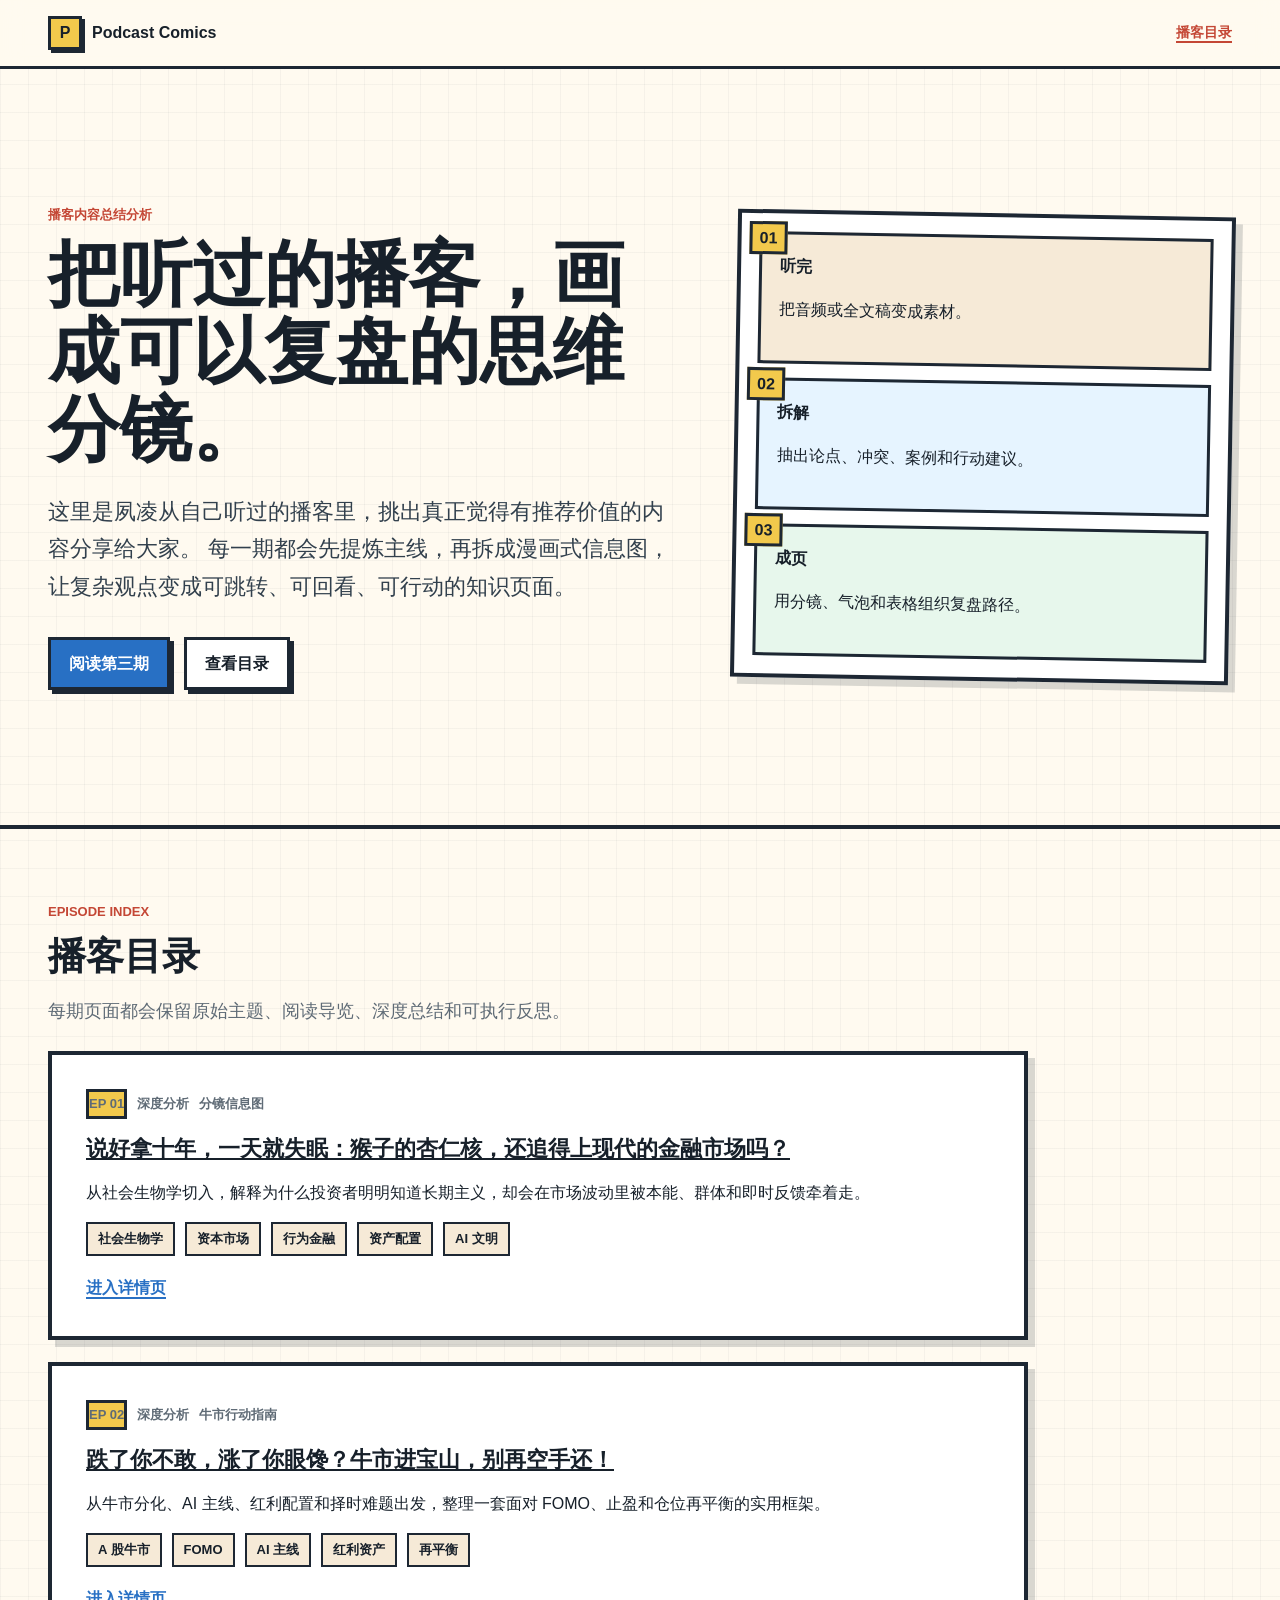
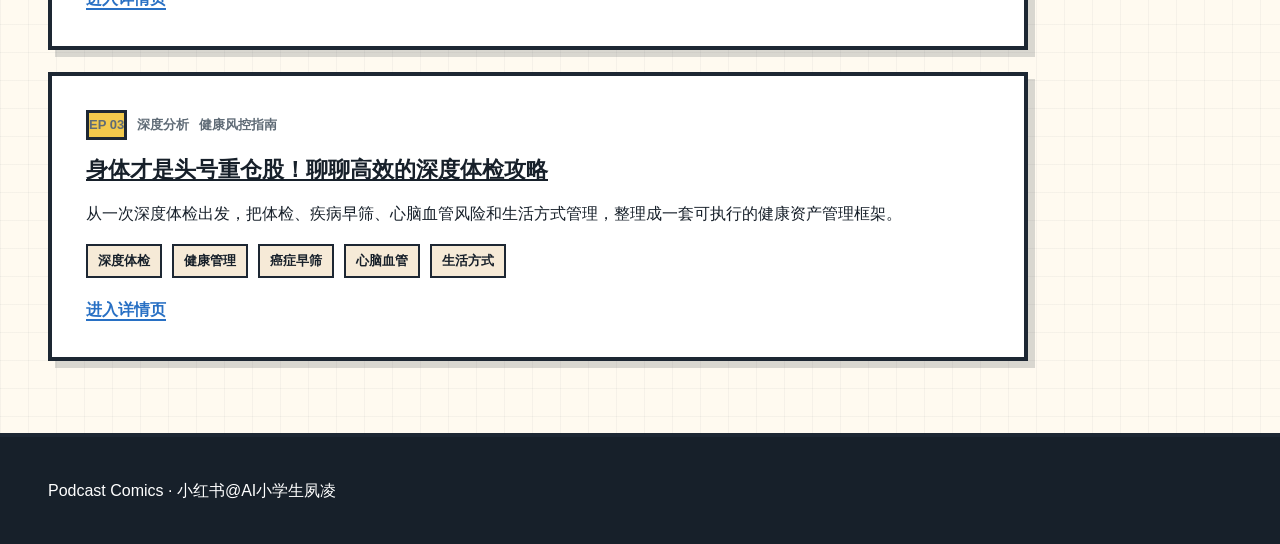
<file: index.html>
<!doctype html>
<html lang="zh-CN">
  <head>
    <meta charset="utf-8">
    <meta name="viewport" content="width=device-width, initial-scale=1">
    <title>Podcast 漫画风格总结站点</title>
    <meta
      name="description"
      content="把播客内容整理成漫画风格的信息图总结，包含总览导航、主题标签和每期深度分析。"
    >
    <link rel="stylesheet" href="./assets/styles.css">
    <script src="./assets/interactions.js" defer></script>
  </head>
  <body>
    <a class="skip-link" href="#main-content">跳到主要内容</a>
    <header class="site-header">
      <a class="brand" href="./index.html" aria-label="回到首页">
        <span class="brand-mark">P</span>
        <span>Podcast Comics</span>
      </a>
      <nav class="top-nav" aria-label="主导航">
        <a href="#episodes">播客目录</a>
      </nav>
    </header>

    <main id="main-content">
      <section class="hero overview-hero">
        <div class="hero-copy">
          <p class="eyebrow">播客内容总结分析</p>
          <h1>把听过的播客，画成可以复盘的思维分镜。</h1>
          <p class="lede">
            这里是夙凌从自己听过的播客里，挑出真正觉得有推荐价值的内容分享给大家。
            每一期都会先提炼主线，再拆成漫画式信息图，让复杂观点变成可跳转、可回看、可行动的知识页面。
          </p>
          <div class="hero-actions">
            <a class="button primary" href="./episodes/health-checkup-deep-guide.html">阅读第三期</a>
            <a class="button secondary" href="#episodes">查看目录</a>
          </div>
        </div>

        <aside class="comic-cover" aria-label="站点视觉概览">
          <div class="cover-strip">
            <div class="mini-panel">
              <span class="panel-number">01</span>
              <strong>听完</strong>
              <p>把音频或全文稿变成素材。</p>
            </div>
            <div class="mini-panel">
              <span class="panel-number">02</span>
              <strong>拆解</strong>
              <p>抽出论点、冲突、案例和行动建议。</p>
            </div>
            <div class="mini-panel">
              <span class="panel-number">03</span>
              <strong>成页</strong>
              <p>用分镜、气泡和表格组织复盘路径。</p>
            </div>
          </div>
        </aside>
      </section>

      <section class="section-band" id="episodes">
        <div class="section-heading">
          <p class="eyebrow">Episode Index</p>
          <h2>播客目录</h2>
          <p>每期页面都会保留原始主题、阅读导览、深度总结和可执行反思。</p>
        </div>

        <article class="episode-card">
          <div class="episode-meta">
            <span class="issue">EP 01</span>
            <span>深度分析</span>
            <span>分镜信息图</span>
          </div>
          <h3>
            <a href="./episodes/monkey-amygdala-financial-market.html">
              说好拿十年，一天就失眠：猴子的杏仁核，还追得上现代的金融市场吗？
            </a>
          </h3>
          <p>
            从社会生物学切入，解释为什么投资者明明知道长期主义，却会在市场波动里被本能、群体和即时反馈牵着走。
          </p>
          <div class="tag-row" aria-label="主题标签">
            <span>社会生物学</span>
            <span>资本市场</span>
            <span>行为金融</span>
            <span>资产配置</span>
            <span>AI 文明</span>
          </div>
          <a class="text-link" href="./episodes/monkey-amygdala-financial-market.html">进入详情页</a>
        </article>

        <article class="episode-card">
          <div class="episode-meta">
            <span class="issue">EP 02</span>
            <span>深度分析</span>
            <span>牛市行动指南</span>
          </div>
          <h3>
            <a href="./episodes/bull-market-fomo-asset-allocation.html">
              跌了你不敢，涨了你眼馋？牛市进宝山，别再空手还！
            </a>
          </h3>
          <p>
            从牛市分化、AI 主线、红利配置和择时难题出发，整理一套面对 FOMO、止盈和仓位再平衡的实用框架。
          </p>
          <div class="tag-row" aria-label="主题标签">
            <span>A 股牛市</span>
            <span>FOMO</span>
            <span>AI 主线</span>
            <span>红利资产</span>
            <span>再平衡</span>
          </div>
          <a class="text-link" href="./episodes/bull-market-fomo-asset-allocation.html">进入详情页</a>
        </article>

        <article class="episode-card">
          <div class="episode-meta">
            <span class="issue">EP 03</span>
            <span>深度分析</span>
            <span>健康风控指南</span>
          </div>
          <h3>
            <a href="./episodes/health-checkup-deep-guide.html">
              身体才是头号重仓股！聊聊高效的深度体检攻略
            </a>
          </h3>
          <p>
            从一次深度体检出发，把体检、疾病早筛、心脑血管风险和生活方式管理，整理成一套可执行的健康资产管理框架。
          </p>
          <div class="tag-row" aria-label="主题标签">
            <span>深度体检</span>
            <span>健康管理</span>
            <span>癌症早筛</span>
            <span>心脑血管</span>
            <span>生活方式</span>
          </div>
          <a class="text-link" href="./episodes/health-checkup-deep-guide.html">进入详情页</a>
        </article>
      </section>

    </main>

    <footer class="site-footer">
      <p>Podcast Comics · 小红书@AI小学生夙凌</p>
    </footer>
    <button class="back-to-top" type="button" aria-label="回到页面顶部">↑</button>
  </body>
</html>
</file>
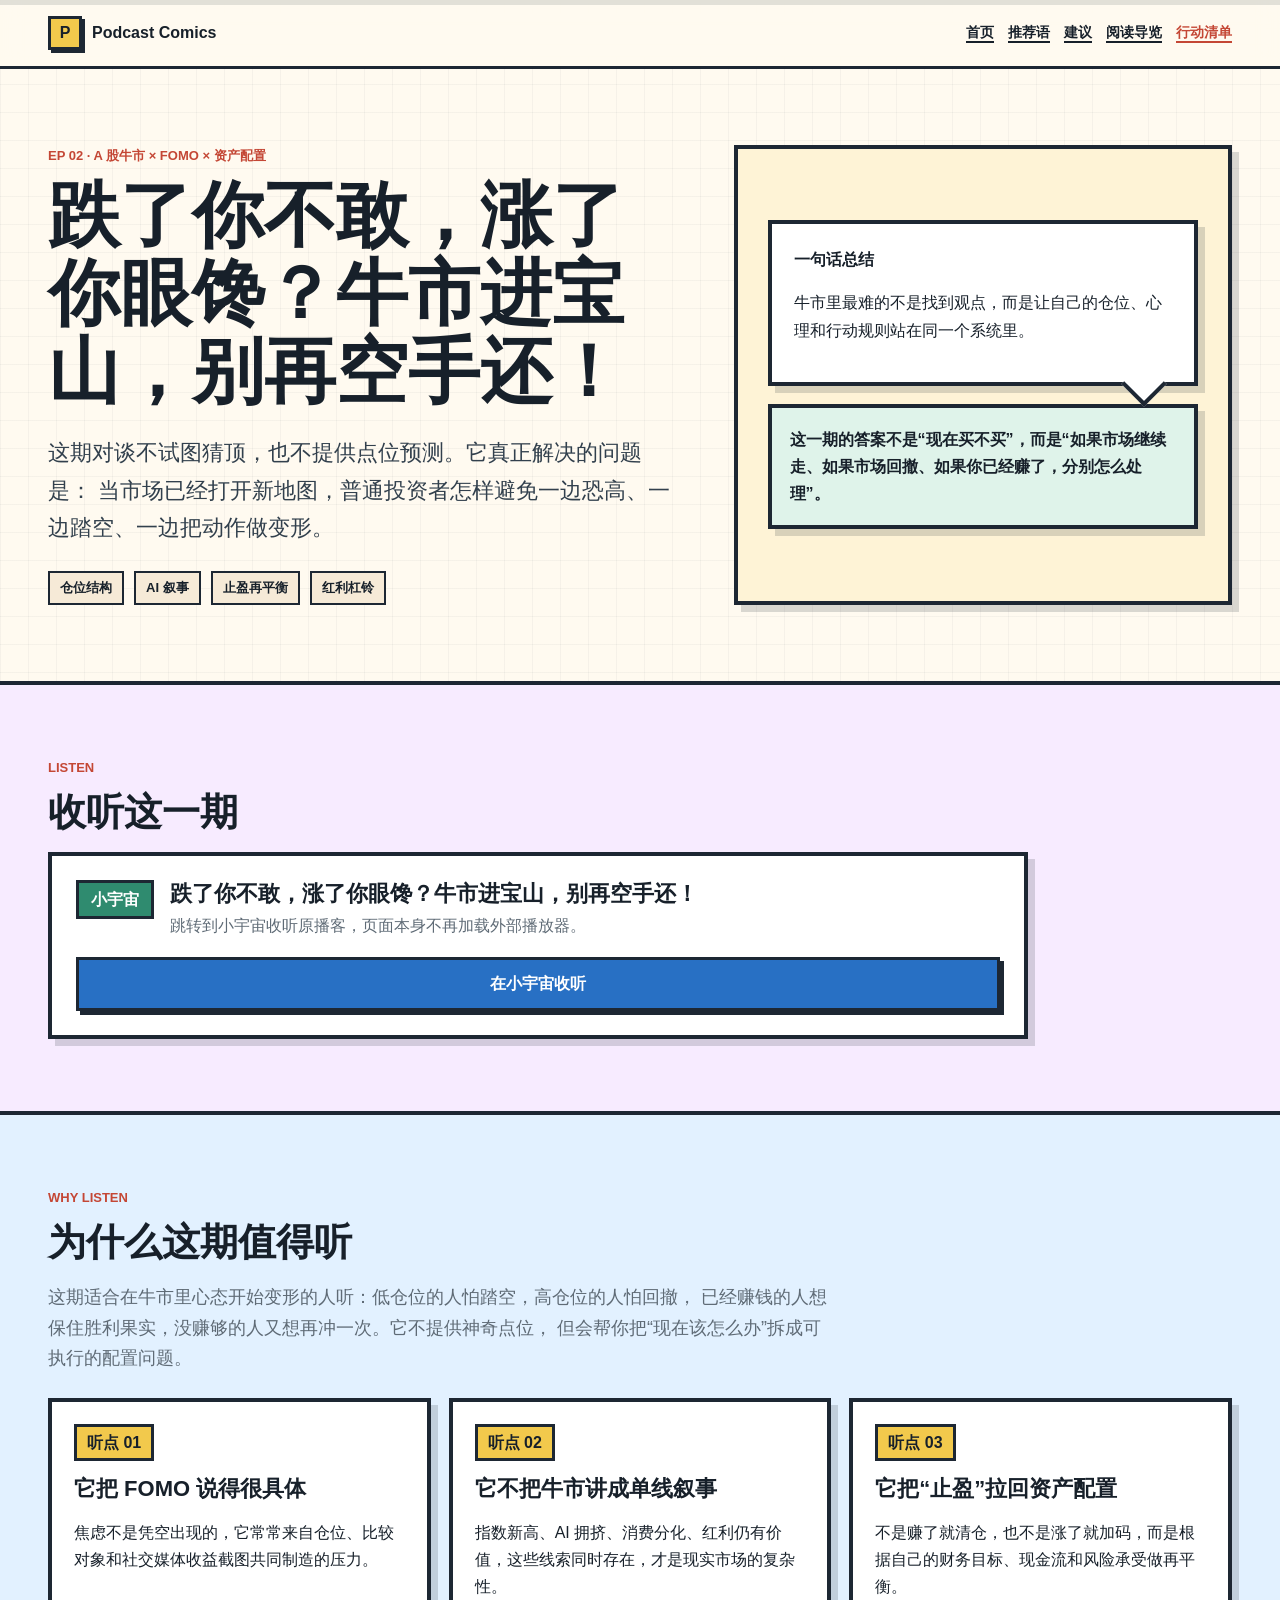
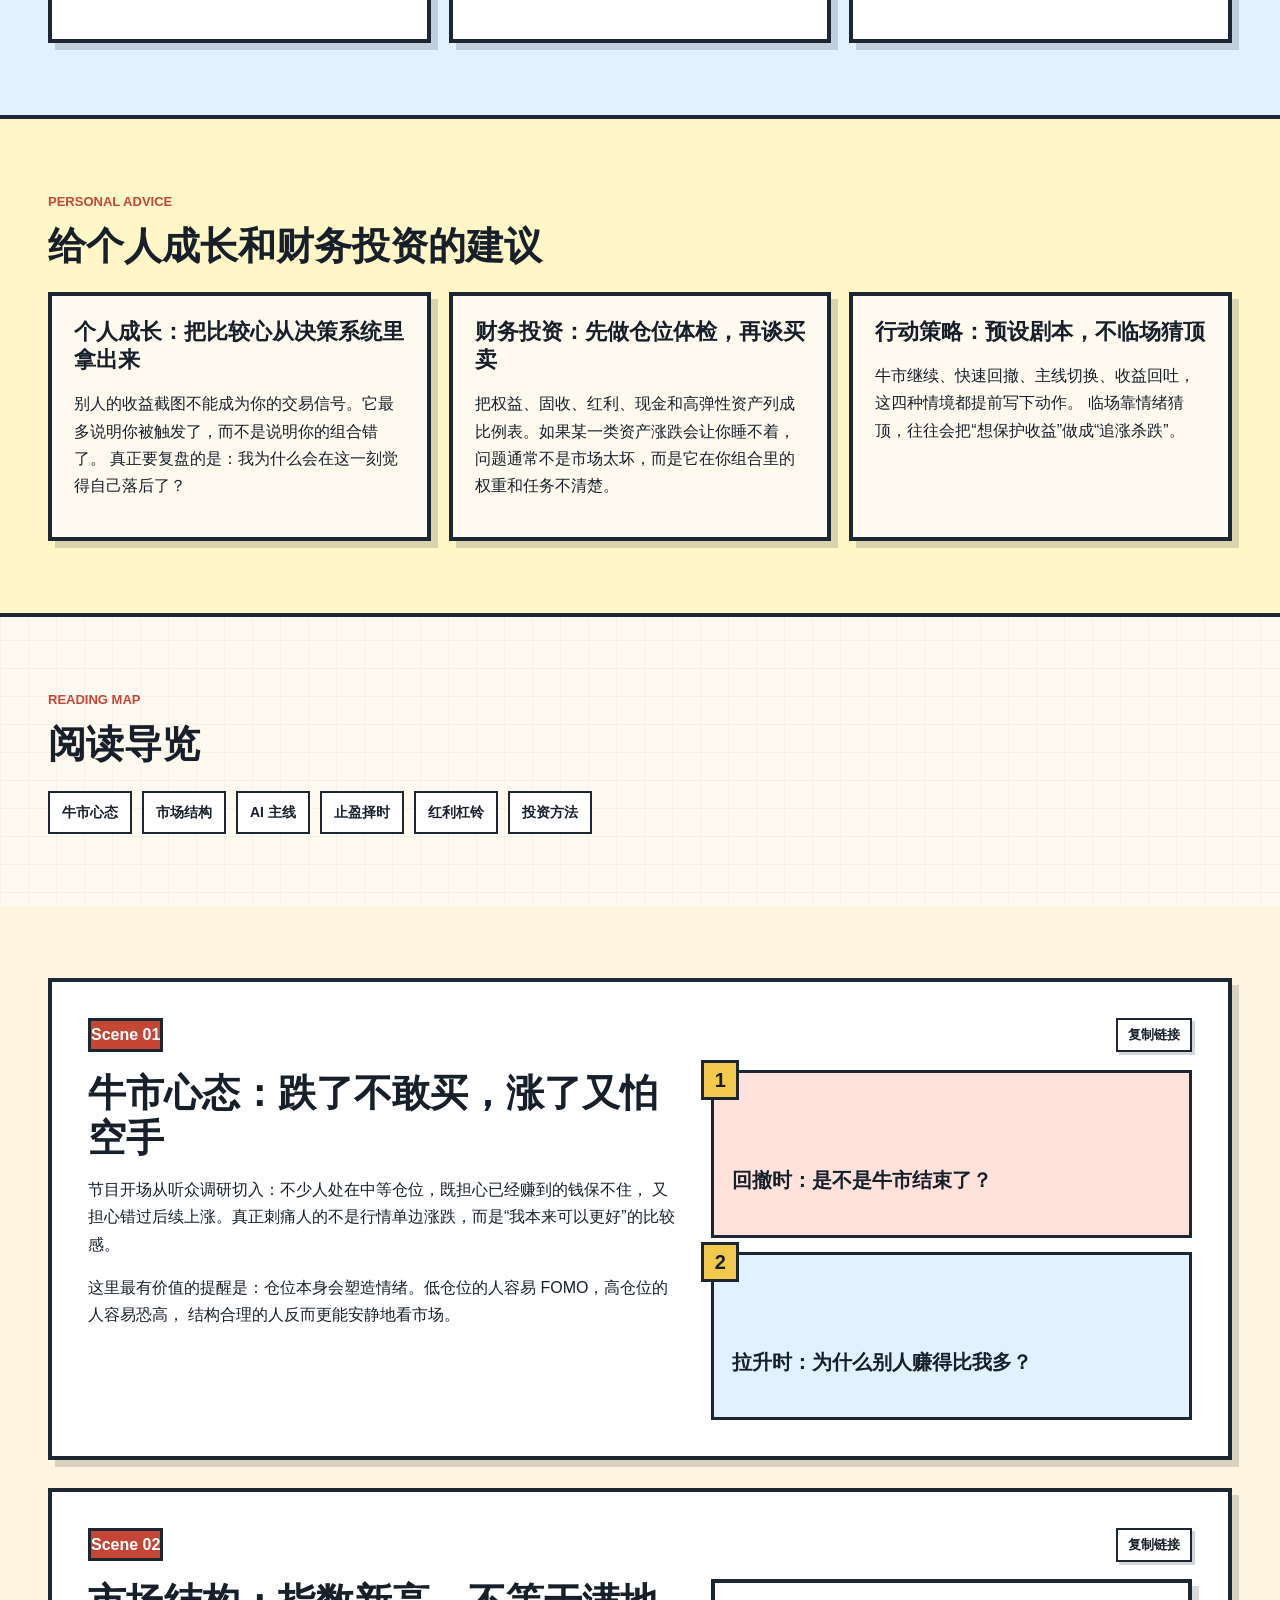
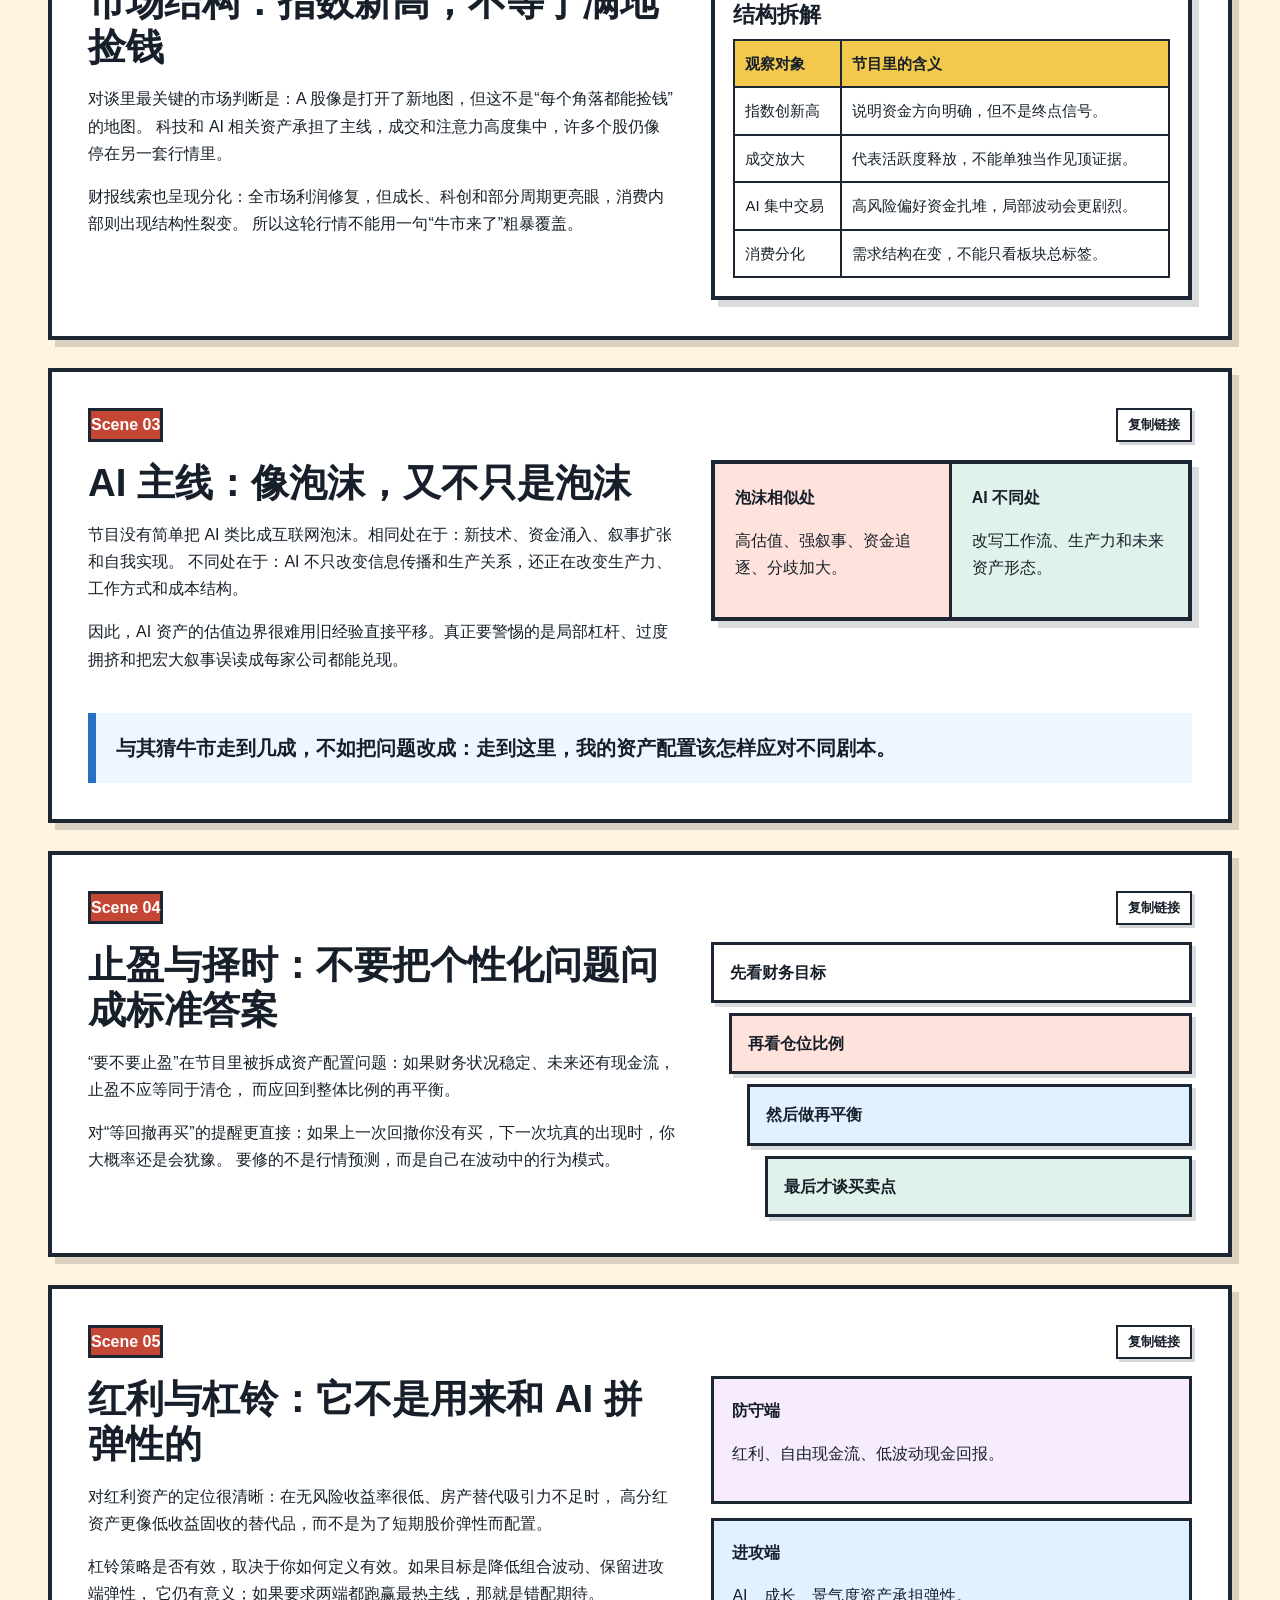
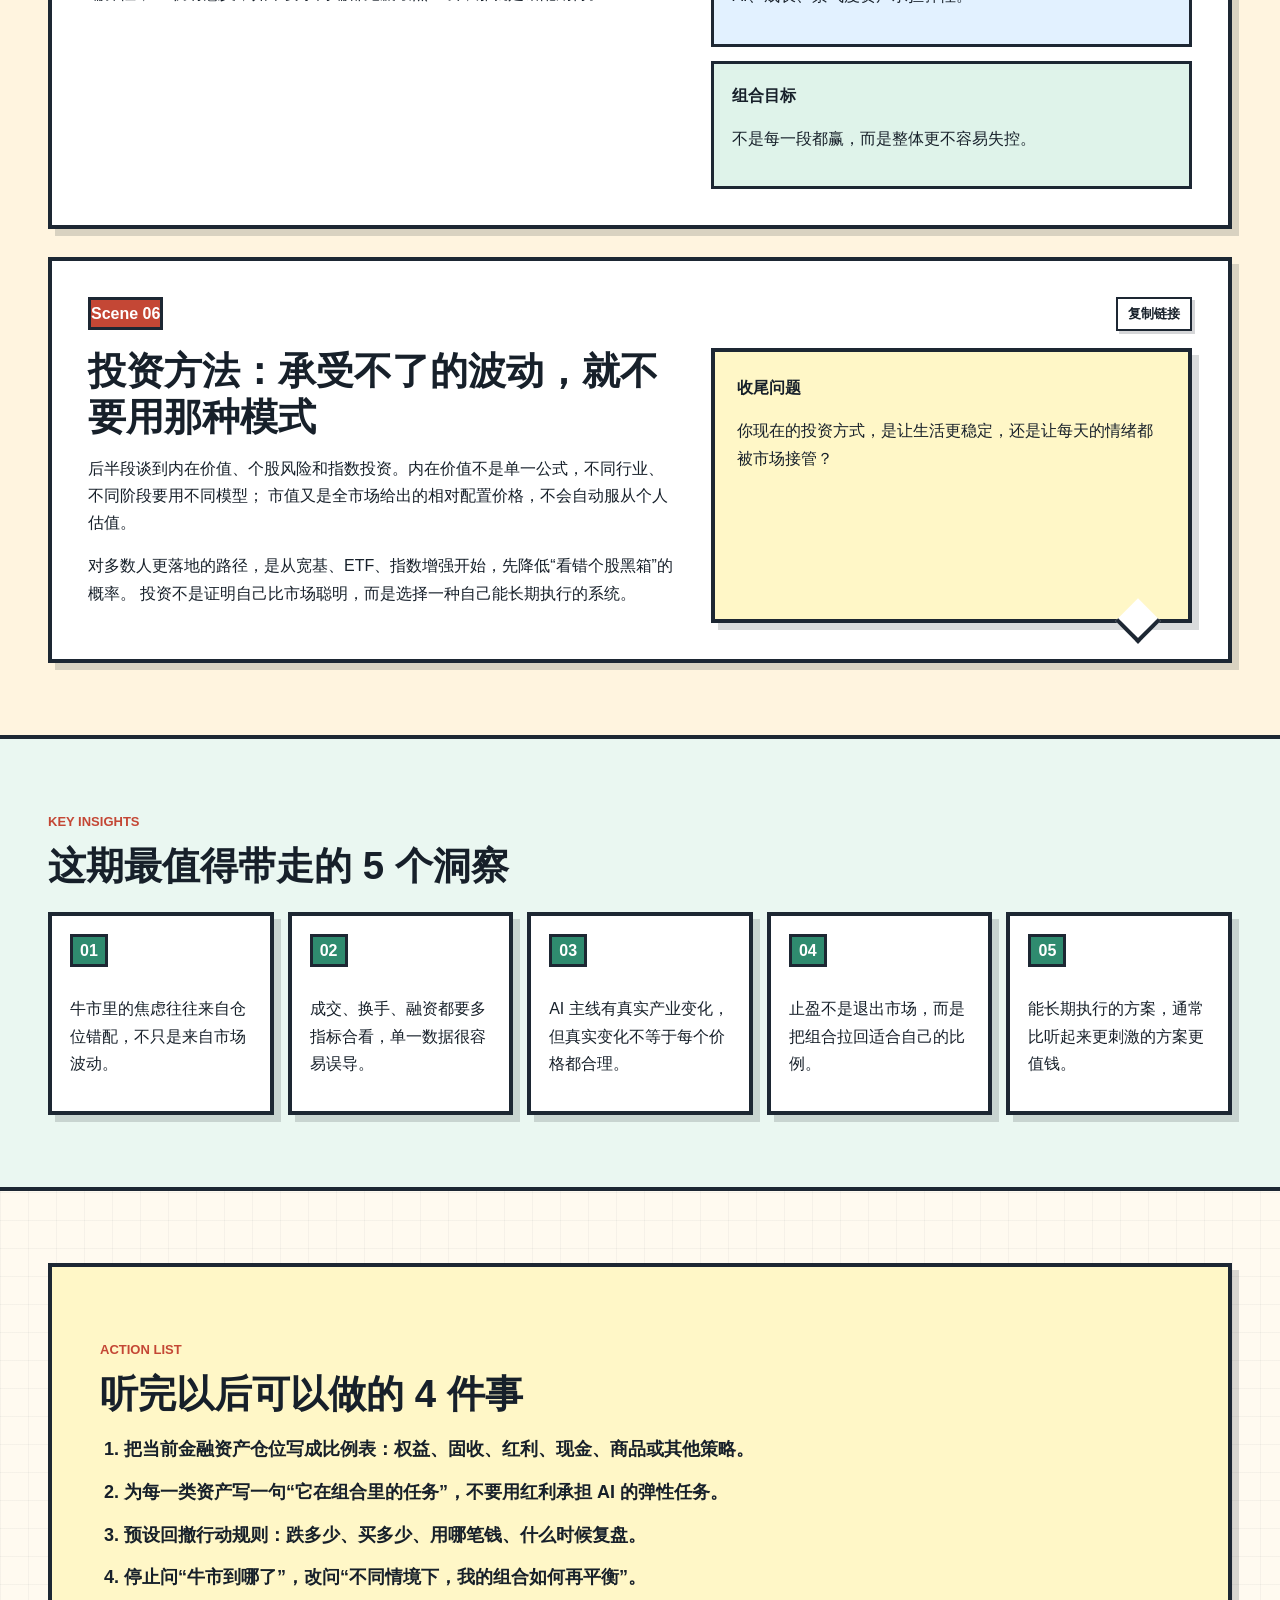
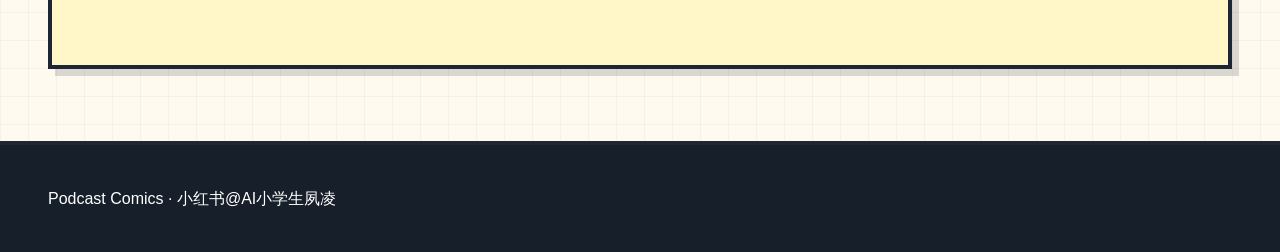
<file: episodes/bull-market-fomo-asset-allocation.html>
<!doctype html>
<html lang="zh-CN">
  <head>
    <meta charset="utf-8">
    <meta name="viewport" content="width=device-width, initial-scale=1">
    <title>牛市进宝山，别再空手还 | Podcast Comics</title>
    <meta
      name="description"
      content="用漫画分镜信息图总结：牛市分化、FOMO、止盈、择时、AI 主线、红利资产与资产配置。"
    >
    <link rel="stylesheet" href="../assets/styles.css">
    <script src="../assets/interactions.js" defer></script>
  </head>
  <body>
    <a class="skip-link" href="#main-content">跳到主要内容</a>
    <div class="reading-progress" aria-hidden="true"><span></span></div>
    <header class="site-header">
      <a class="brand" href="../index.html" aria-label="回到首页">
        <span class="brand-mark">P</span>
        <span>Podcast Comics</span>
      </a>
      <nav class="top-nav" aria-label="主导航">
        <a href="../index.html">首页</a>
        <a href="#recommendation">推荐语</a>
        <a href="#advice">建议</a>
        <a href="#map">阅读导览</a>
        <a href="#actions">行动清单</a>
      </nav>
    </header>

    <main id="main-content">
      <section class="hero episode-hero">
        <div class="hero-copy">
          <p class="eyebrow">EP 02 · A 股牛市 × FOMO × 资产配置</p>
          <h1>跌了你不敢，涨了你眼馋？牛市进宝山，别再空手还！</h1>
          <p class="lede">
            这期对谈不试图猜顶，也不提供点位预测。它真正解决的问题是：
            当市场已经打开新地图，普通投资者怎样避免一边恐高、一边踏空、一边把动作做变形。
          </p>
          <div class="tag-row hero-tags" aria-label="主题标签">
            <span>仓位结构</span>
            <span>AI 叙事</span>
            <span>止盈再平衡</span>
            <span>红利杠铃</span>
          </div>
        </div>
        <aside class="hero-panel">
          <div class="speech-bubble">
            <strong>一句话总结</strong>
            <p>牛市里最难的不是找到观点，而是让自己的仓位、心理和行动规则站在同一个系统里。</p>
          </div>
          <div class="caption-box">
            这一期的答案不是“现在买不买”，而是“如果市场继续走、如果市场回撤、如果你已经赚了，分别怎么处理”。
          </div>
        </aside>
      </section>

      <section class="player-section" aria-label="播客音频播放器">
        <div class="section-heading compact">
          <p class="eyebrow">Listen</p>
          <h2>收听这一期</h2>
        </div>
        <div class="podcast-player">
          <div class="listen-card">
            <span class="listen-badge">小宇宙</span>
            <div>
              <h3>跌了你不敢，涨了你眼馋？牛市进宝山，别再空手还！</h3>
              <p>跳转到小宇宙收听原播客，页面本身不再加载外部播放器。</p>
            </div>
          </div>
          <a class="button primary" href="https://www.xiaoyuzhoufm.com/episode/6a0d896ce1eb34a939c40d6d">
            在小宇宙收听
          </a>
        </div>
      </section>

      <section class="recommend-section" id="recommendation">
        <div class="section-heading">
          <p class="eyebrow">Why Listen</p>
          <h2>为什么这期值得听</h2>
          <p>
            这期适合在牛市里心态开始变形的人听：低仓位的人怕踏空，高仓位的人怕回撤，
            已经赚钱的人想保住胜利果实，没赚够的人又想再冲一次。它不提供神奇点位，
            但会帮你把“现在该怎么办”拆成可执行的配置问题。
          </p>
        </div>
        <div class="recommend-grid">
          <article class="recommend-card">
            <span>听点 01</span>
            <h3>它把 FOMO 说得很具体</h3>
            <p>焦虑不是凭空出现的，它常常来自仓位、比较对象和社交媒体收益截图共同制造的压力。</p>
          </article>
          <article class="recommend-card">
            <span>听点 02</span>
            <h3>它不把牛市讲成单线叙事</h3>
            <p>指数新高、AI 拥挤、消费分化、红利仍有价值，这些线索同时存在，才是现实市场的复杂性。</p>
          </article>
          <article class="recommend-card">
            <span>听点 03</span>
            <h3>它把“止盈”拉回资产配置</h3>
            <p>不是赚了就清仓，也不是涨了就加码，而是根据自己的财务目标、现金流和风险承受做再平衡。</p>
          </article>
        </div>
      </section>

      <section class="advice-section" id="advice">
        <div class="section-heading">
          <p class="eyebrow">Personal Advice</p>
          <h2>给个人成长和财务投资的建议</h2>
        </div>
        <div class="advice-grid">
          <article class="advice-card">
            <h3>个人成长：把比较心从决策系统里拿出来</h3>
            <p>
              别人的收益截图不能成为你的交易信号。它最多说明你被触发了，而不是说明你的组合错了。
              真正要复盘的是：我为什么会在这一刻觉得自己落后了？
            </p>
          </article>
          <article class="advice-card">
            <h3>财务投资：先做仓位体检，再谈买卖</h3>
            <p>
              把权益、固收、红利、现金和高弹性资产列成比例表。如果某一类资产涨跌会让你睡不着，
              问题通常不是市场太坏，而是它在你组合里的权重和任务不清楚。
            </p>
          </article>
          <article class="advice-card">
            <h3>行动策略：预设剧本，不临场猜顶</h3>
            <p>
              牛市继续、快速回撤、主线切换、收益回吐，这四种情境都提前写下动作。
              临场靠情绪猜顶，往往会把“想保护收益”做成“追涨杀跌”。
            </p>
          </article>
        </div>
      </section>

      <section class="section-band" id="map">
        <div class="section-heading">
          <p class="eyebrow">Reading Map</p>
          <h2>阅读导览</h2>
        </div>
        <div class="timeline">
          <a href="#scene-1">牛市心态</a>
          <a href="#scene-2">市场结构</a>
          <a href="#scene-3">AI 主线</a>
          <a href="#scene-4">止盈择时</a>
          <a href="#scene-5">红利杠铃</a>
          <a href="#scene-6">投资方法</a>
        </div>
      </section>

      <section class="comic-page" aria-label="播客分镜总结">
        <article class="comic-scene" id="scene-1">
          <div class="scene-label">Scene 01</div>
          <div class="scene-grid">
            <div>
              <h2>牛市心态：跌了不敢买，涨了又怕空手</h2>
              <p>
                节目开场从听众调研切入：不少人处在中等仓位，既担心已经赚到的钱保不住，
                又担心错过后续上涨。真正刺痛人的不是行情单边涨跌，而是“我本来可以更好”的比较感。
              </p>
              <p>
                这里最有价值的提醒是：仓位本身会塑造情绪。低仓位的人容易 FOMO，高仓位的人容易恐高，
                结构合理的人反而更能安静地看市场。
              </p>
            </div>
            <div class="panel-stack">
              <div class="comic-panel alert-panel">
                <span class="panel-number">1</span>
                <p>回撤时：是不是牛市结束了？</p>
              </div>
              <div class="comic-panel calm-panel">
                <span class="panel-number">2</span>
                <p>拉升时：为什么别人赚得比我多？</p>
              </div>
            </div>
          </div>
        </article>

        <article class="comic-scene" id="scene-2">
          <div class="scene-label">Scene 02</div>
          <div class="scene-grid">
            <div>
              <h2>市场结构：指数新高，不等于满地捡钱</h2>
              <p>
                对谈里最关键的市场判断是：A 股像是打开了新地图，但这不是“每个角落都能捡钱”的地图。
                科技和 AI 相关资产承担了主线，成交和注意力高度集中，许多个股仍像停在另一套行情里。
              </p>
              <p>
                财报线索也呈现分化：全市场利润修复，但成长、科创和部分周期更亮眼，消费内部则出现结构性裂变。
                所以这轮行情不能用一句“牛市来了”粗暴覆盖。
              </p>
            </div>
            <div class="mapping-card">
              <h3>结构拆解</h3>
              <table>
                <thead>
                  <tr>
                    <th>观察对象</th>
                    <th>节目里的含义</th>
                  </tr>
                </thead>
                <tbody>
                  <tr>
                    <td>指数创新高</td>
                    <td>说明资金方向明确，但不是终点信号。</td>
                  </tr>
                  <tr>
                    <td>成交放大</td>
                    <td>代表活跃度释放，不能单独当作见顶证据。</td>
                  </tr>
                  <tr>
                    <td>AI 集中交易</td>
                    <td>高风险偏好资金扎堆，局部波动会更剧烈。</td>
                  </tr>
                  <tr>
                    <td>消费分化</td>
                    <td>需求结构在变，不能只看板块总标签。</td>
                  </tr>
                </tbody>
              </table>
            </div>
          </div>
        </article>

        <article class="comic-scene" id="scene-3">
          <div class="scene-label">Scene 03</div>
          <div class="scene-grid">
            <div>
              <h2>AI 主线：像泡沫，又不只是泡沫</h2>
              <p>
                节目没有简单把 AI 类比成互联网泡沫。相同处在于：新技术、资金涌入、叙事扩张和自我实现。
                不同处在于：AI 不只改变信息传播和生产关系，还正在改变生产力、工作方式和成本结构。
              </p>
              <p>
                因此，AI 资产的估值边界很难用旧经验直接平移。真正要警惕的是局部杠杆、过度拥挤和把宏大叙事误读成每家公司都能兑现。
              </p>
            </div>
            <div class="contrast-board">
              <div>
                <strong>泡沫相似处</strong>
                <p>高估值、强叙事、资金追逐、分歧加大。</p>
              </div>
              <div>
                <strong>AI 不同处</strong>
                <p>改写工作流、生产力和未来资产形态。</p>
              </div>
            </div>
          </div>
          <blockquote>
            与其猜牛市走到几成，不如把问题改成：走到这里，我的资产配置该怎样应对不同剧本。
          </blockquote>
        </article>

        <article class="comic-scene" id="scene-4">
          <div class="scene-label">Scene 04</div>
          <div class="scene-grid">
            <div>
              <h2>止盈与择时：不要把个性化问题问成标准答案</h2>
              <p>
                “要不要止盈”在节目里被拆成资产配置问题：如果财务状况稳定、未来还有现金流，止盈不应等同于清仓，
                而应回到整体比例的再平衡。
              </p>
              <p>
                对“等回撤再买”的提醒更直接：如果上一次回撤你没有买，下一次坑真的出现时，你大概率还是会犹豫。
                要修的不是行情预测，而是自己在波动中的行为模式。
              </p>
            </div>
            <div class="time-layers" aria-label="行动顺序">
              <span>先看财务目标</span>
              <span>再看仓位比例</span>
              <span>然后做再平衡</span>
              <span>最后才谈买卖点</span>
            </div>
          </div>
        </article>

        <article class="comic-scene" id="scene-5">
          <div class="scene-label">Scene 05</div>
          <div class="scene-grid">
            <div>
              <h2>红利与杠铃：它不是用来和 AI 拼弹性的</h2>
              <p>
                对红利资产的定位很清晰：在无风险收益率很低、房产替代吸引力不足时，
                高分红资产更像低收益固收的替代品，而不是为了短期股价弹性而配置。
              </p>
              <p>
                杠铃策略是否有效，取决于你如何定义有效。如果目标是降低组合波动、保留进攻端弹性，
                它仍有意义；如果要求两端都跑赢最热主线，那就是错配期待。
              </p>
            </div>
            <div class="model-grid">
              <div class="model-card">
                <strong>防守端</strong>
                <p>红利、自由现金流、低波动现金回报。</p>
              </div>
              <div class="model-card">
                <strong>进攻端</strong>
                <p>AI、成长、景气度资产承担弹性。</p>
              </div>
              <div class="model-card">
                <strong>组合目标</strong>
                <p>不是每一段都赢，而是整体更不容易失控。</p>
              </div>
            </div>
          </div>
        </article>

        <article class="comic-scene" id="scene-6">
          <div class="scene-label">Scene 06</div>
          <div class="scene-grid">
            <div>
              <h2>投资方法：承受不了的波动，就不要用那种模式</h2>
              <p>
                后半段谈到内在价值、个股风险和指数投资。内在价值不是单一公式，不同行业、不同阶段要用不同模型；
                市值又是全市场给出的相对配置价格，不会自动服从个人估值。
              </p>
              <p>
                对多数人更落地的路径，是从宽基、ETF、指数增强开始，先降低“看错个股黑箱”的概率。
                投资不是证明自己比市场聪明，而是选择一种自己能长期执行的系统。
              </p>
            </div>
            <div class="speech-bubble wide">
              <strong>收尾问题</strong>
              <p>你现在的投资方式，是让生活更稳定，还是让每天的情绪都被市场接管？</p>
            </div>
          </div>
        </article>
      </section>

      <section class="section-band insights" aria-label="核心洞察">
        <div class="section-heading">
          <p class="eyebrow">Key Insights</p>
          <h2>这期最值得带走的 5 个洞察</h2>
        </div>
        <div class="insight-grid">
          <div>
            <span>01</span>
            <p>牛市里的焦虑往往来自仓位错配，不只是来自市场波动。</p>
          </div>
          <div>
            <span>02</span>
            <p>成交、换手、融资都要多指标合看，单一数据很容易误导。</p>
          </div>
          <div>
            <span>03</span>
            <p>AI 主线有真实产业变化，但真实变化不等于每个价格都合理。</p>
          </div>
          <div>
            <span>04</span>
            <p>止盈不是退出市场，而是把组合拉回适合自己的比例。</p>
          </div>
          <div>
            <span>05</span>
            <p>能长期执行的方案，通常比听起来更刺激的方案更值钱。</p>
          </div>
        </div>
      </section>

      <section class="action-section" id="actions">
        <div class="section-heading compact">
          <p class="eyebrow">Action List</p>
          <h2>听完以后可以做的 4 件事</h2>
        </div>
        <ol class="action-list">
          <li>把当前金融资产仓位写成比例表：权益、固收、红利、现金、商品或其他策略。</li>
          <li>为每一类资产写一句“它在组合里的任务”，不要用红利承担 AI 的弹性任务。</li>
          <li>预设回撤行动规则：跌多少、买多少、用哪笔钱、什么时候复盘。</li>
          <li>停止问“牛市到哪了”，改问“不同情境下，我的组合如何再平衡”。</li>
        </ol>
      </section>
    </main>

    <footer class="site-footer">
      <p>Podcast Comics · 小红书@AI小学生夙凌</p>
    </footer>
    <button class="back-to-top" type="button" aria-label="回到页面顶部">↑</button>
  </body>
</html>
</file>
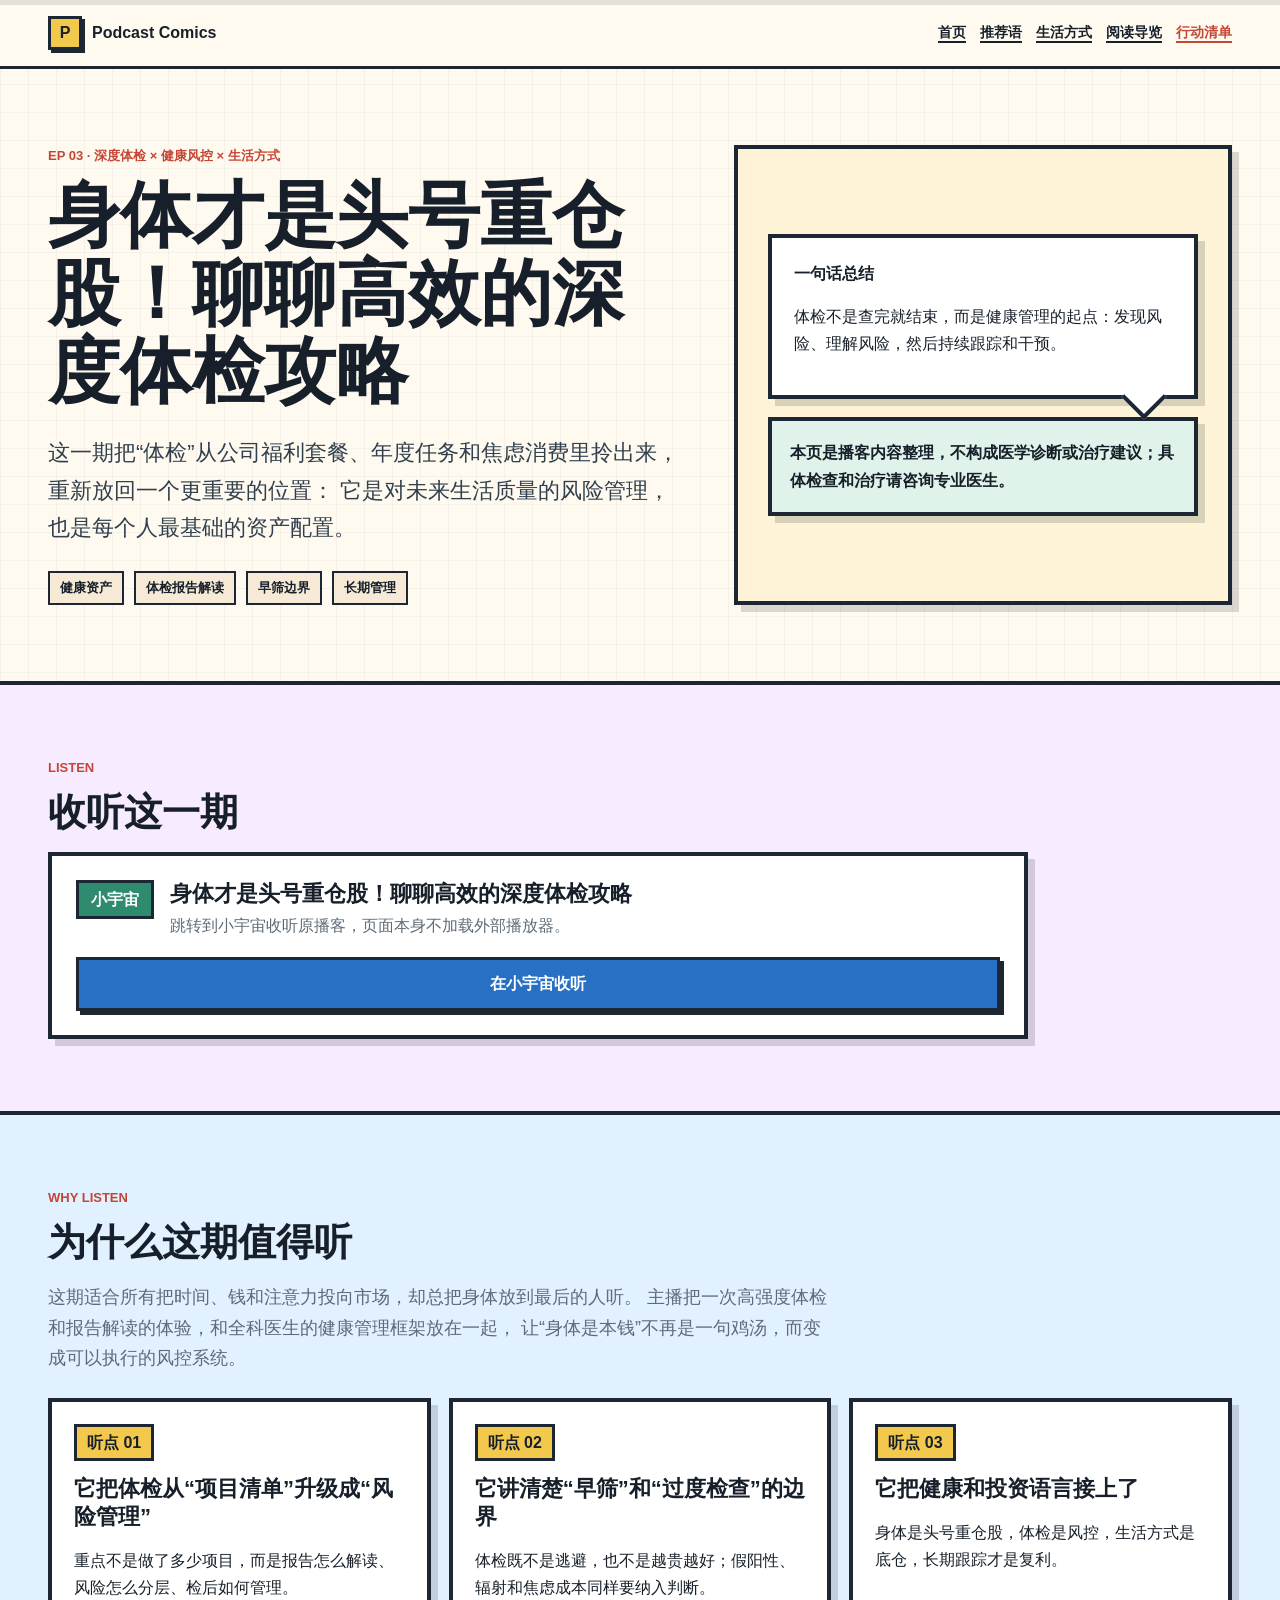
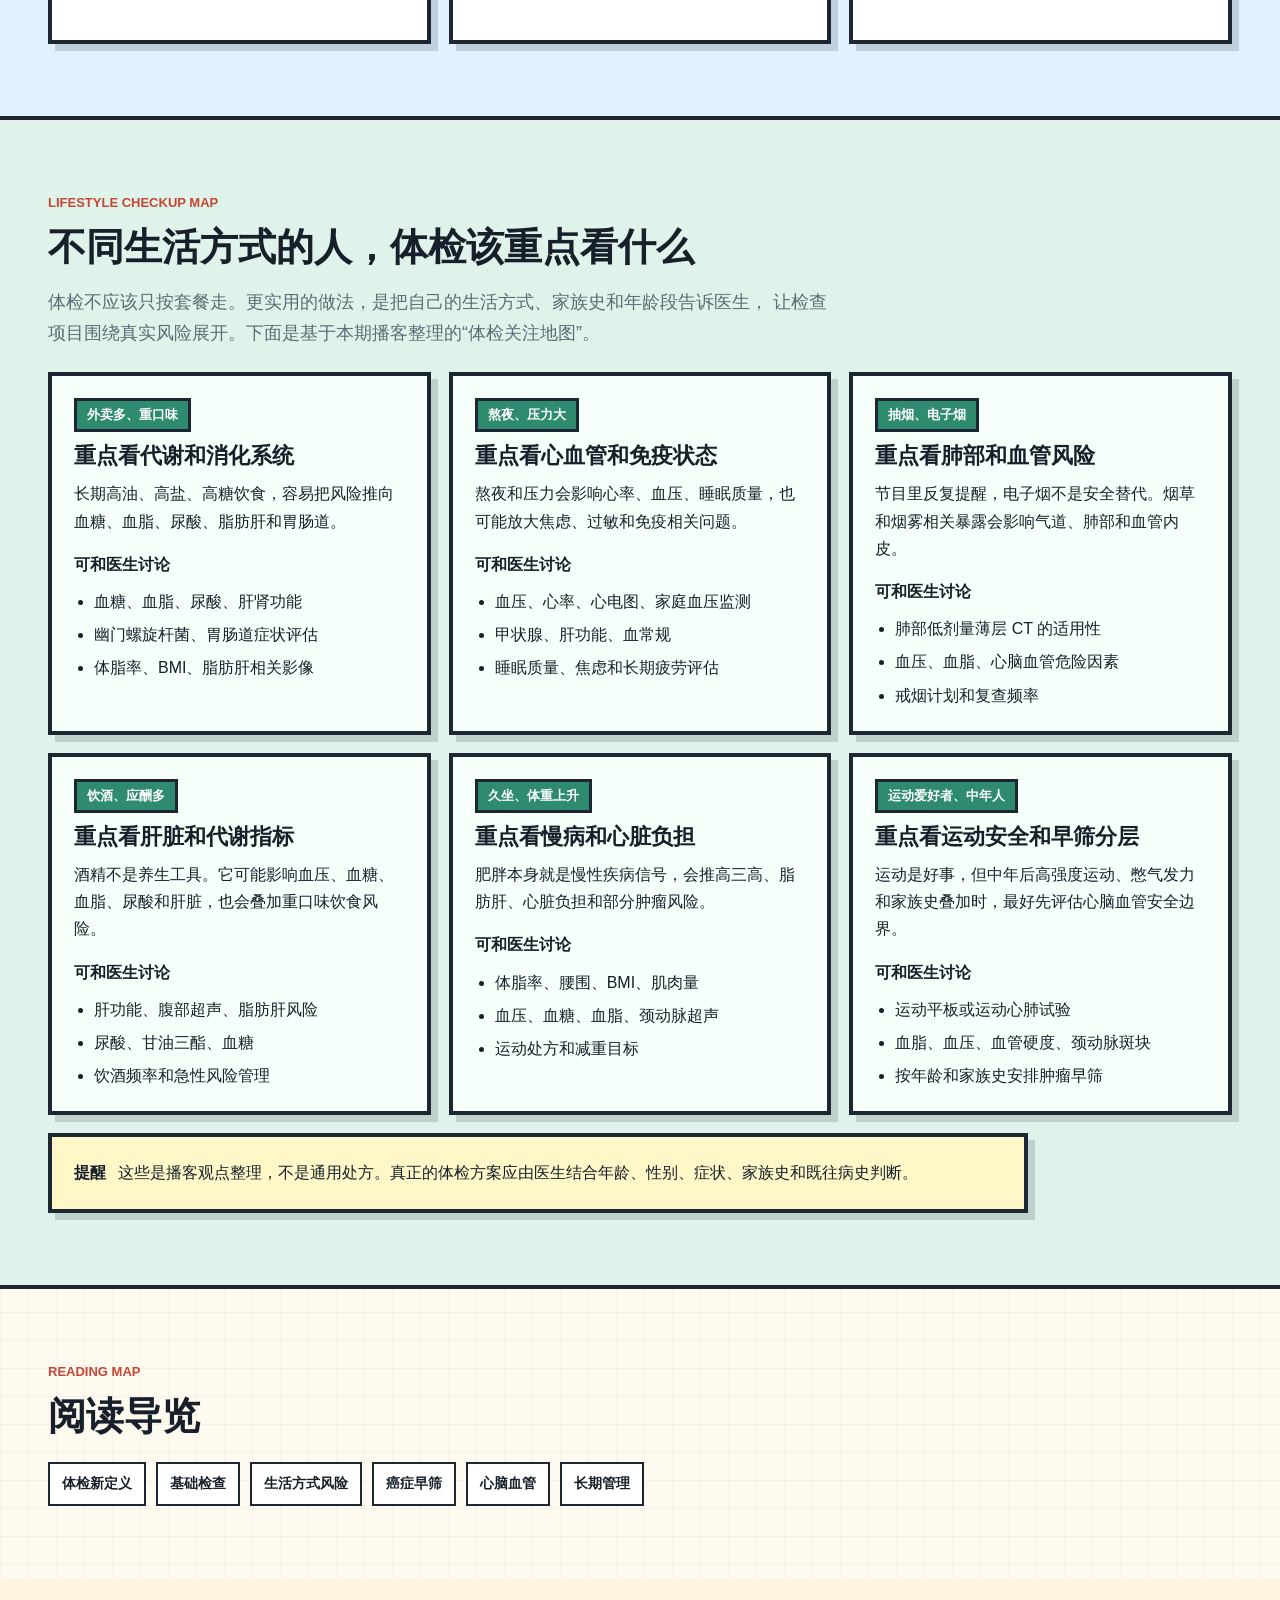
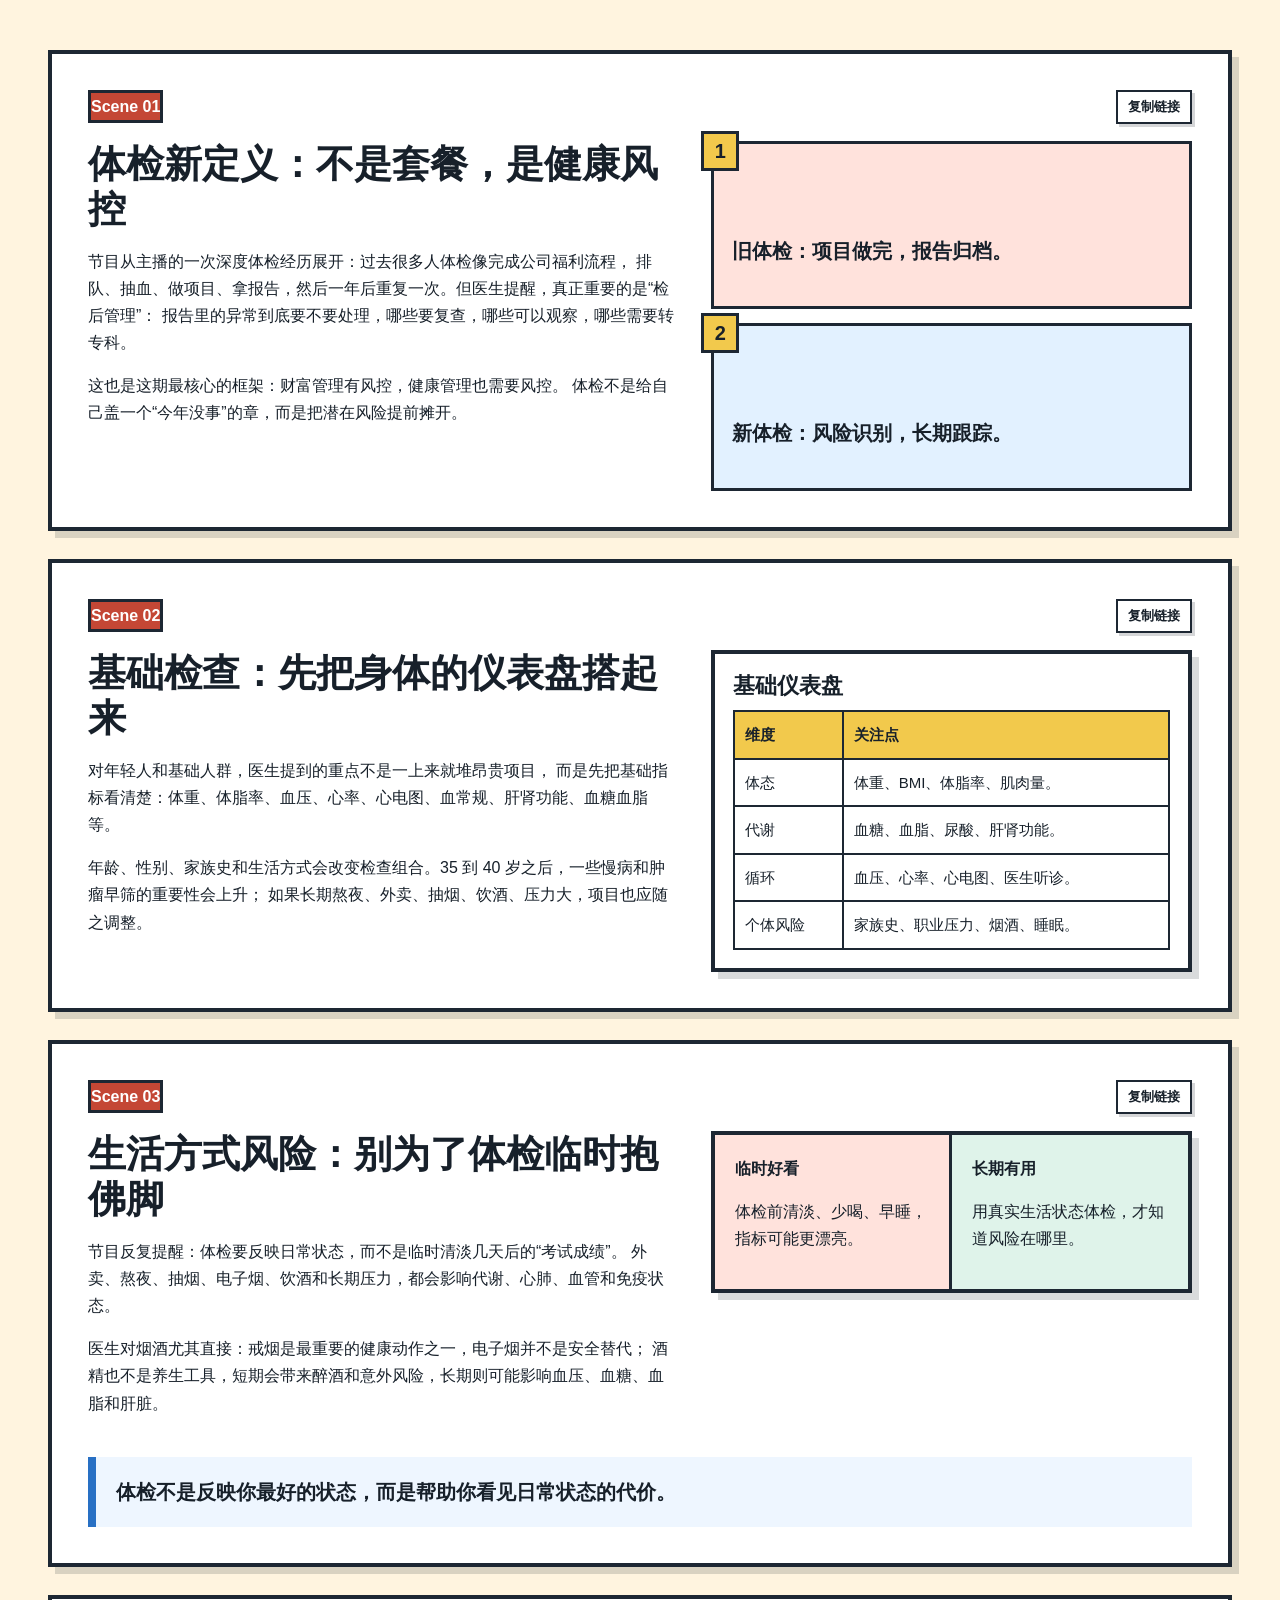
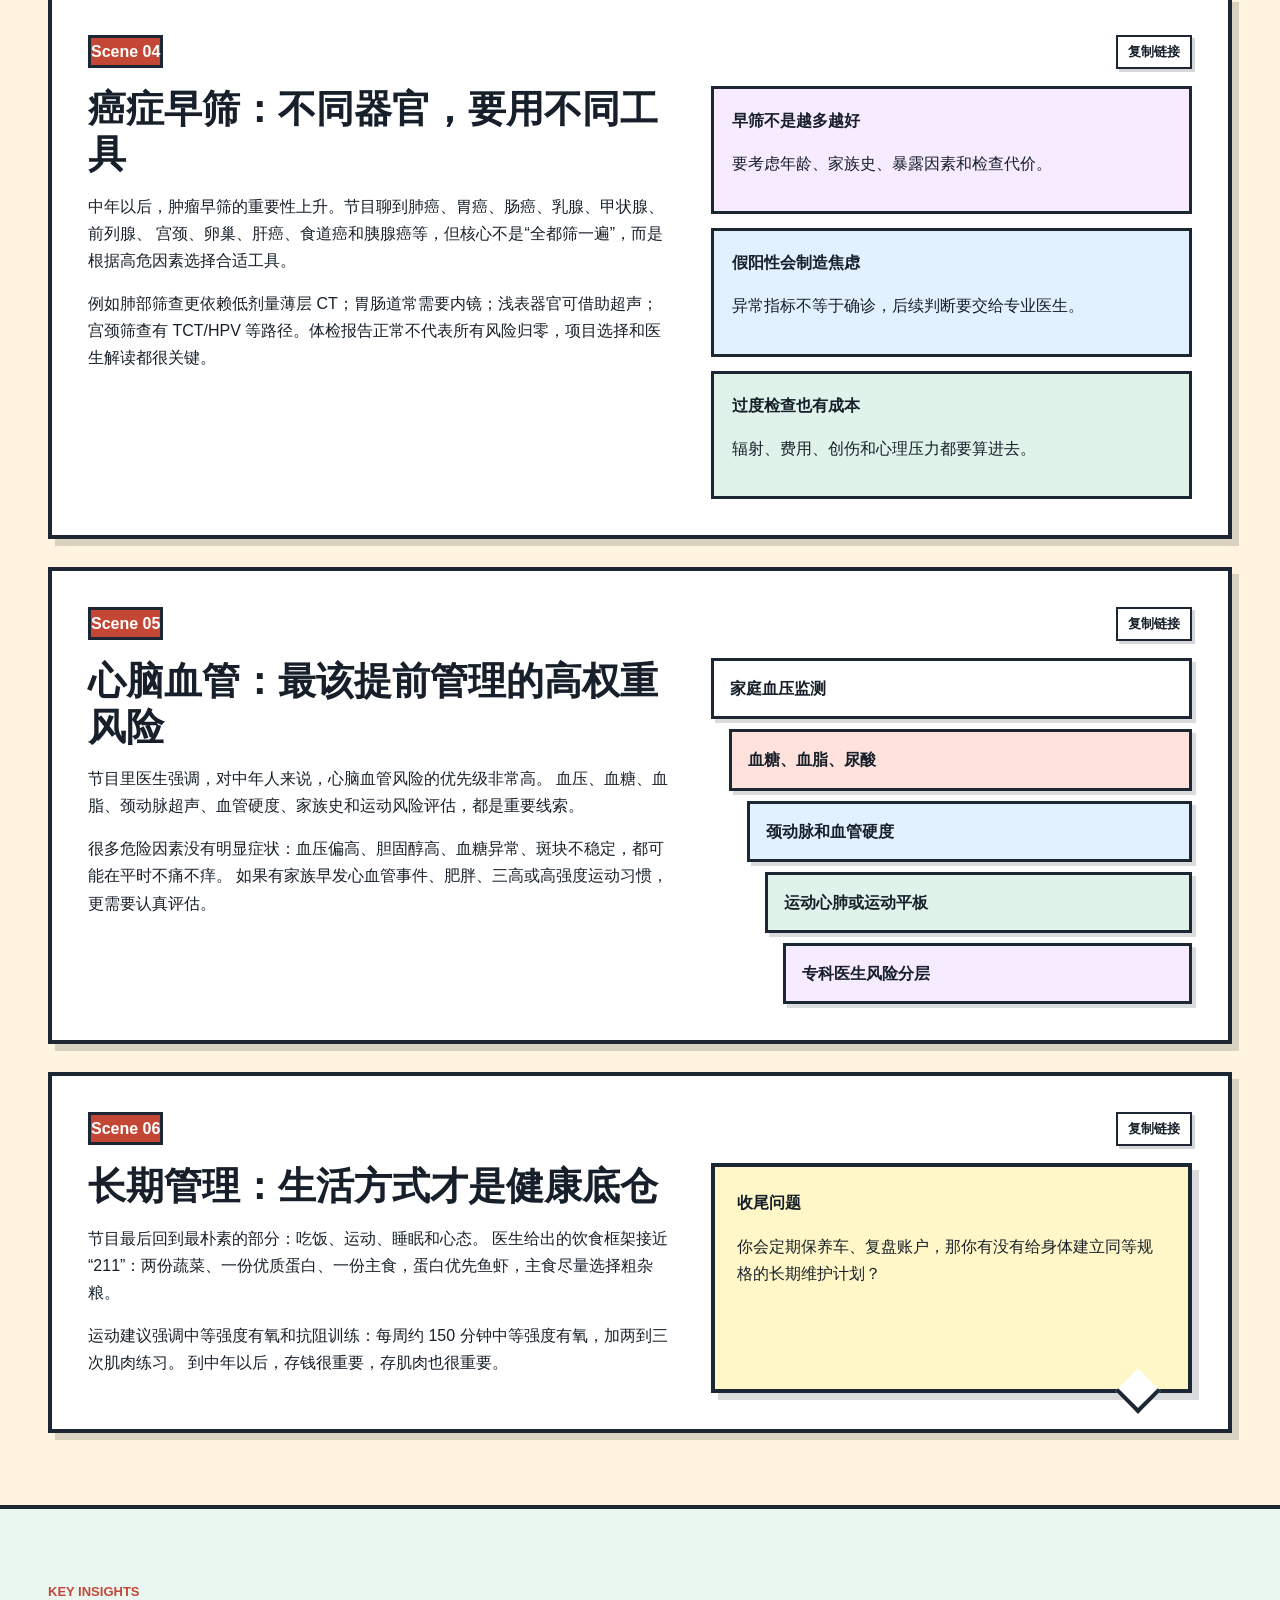
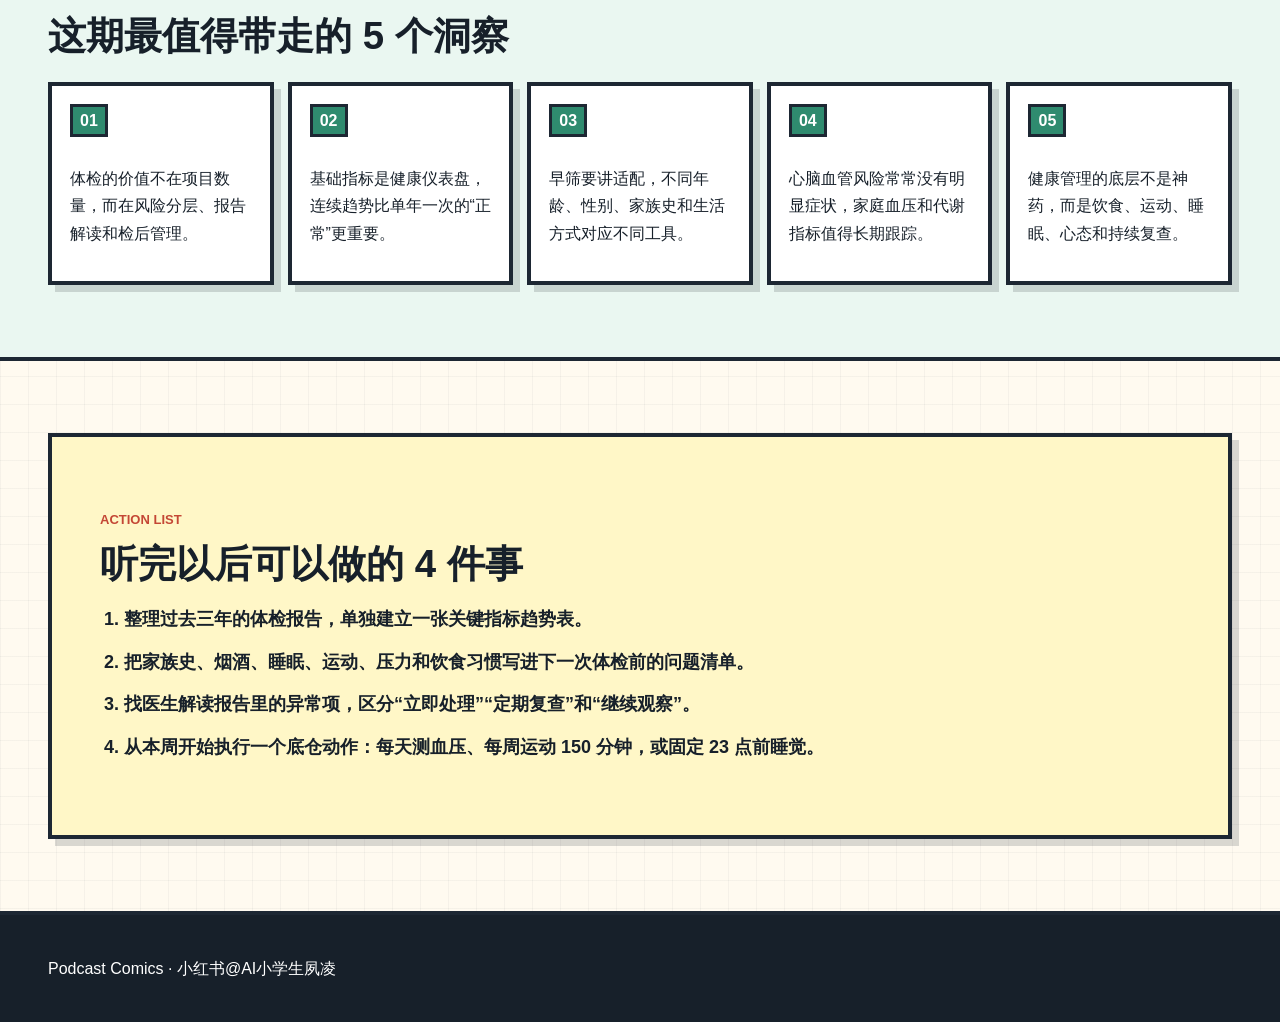
<file: episodes/health-checkup-deep-guide.html>
<!doctype html>
<html lang="zh-CN">
  <head>
    <meta charset="utf-8">
    <meta name="viewport" content="width=device-width, initial-scale=1">
    <title>身体才是头号重仓股 | Podcast Comics</title>
    <meta
      name="description"
      content="用漫画分镜信息图总结：深度体检、健康风控、癌症早筛、心脑血管风险、认知健康与生活方式管理。"
    >
    <link rel="stylesheet" href="../assets/styles.css">
    <script src="../assets/interactions.js" defer></script>
  </head>
  <body>
    <a class="skip-link" href="#main-content">跳到主要内容</a>
    <div class="reading-progress" aria-hidden="true"><span></span></div>
    <header class="site-header">
      <a class="brand" href="../index.html" aria-label="回到首页">
        <span class="brand-mark">P</span>
        <span>Podcast Comics</span>
      </a>
      <nav class="top-nav" aria-label="主导航">
        <a href="../index.html">首页</a>
        <a href="#recommendation">推荐语</a>
        <a href="#lifestyle">生活方式</a>
        <a href="#map">阅读导览</a>
        <a href="#actions">行动清单</a>
      </nav>
    </header>

    <main id="main-content">
      <section class="hero episode-hero">
        <div class="hero-copy">
          <p class="eyebrow">EP 03 · 深度体检 × 健康风控 × 生活方式</p>
          <h1>身体才是头号重仓股！聊聊高效的深度体检攻略</h1>
          <p class="lede">
            这一期把“体检”从公司福利套餐、年度任务和焦虑消费里拎出来，重新放回一个更重要的位置：
            它是对未来生活质量的风险管理，也是每个人最基础的资产配置。
          </p>
          <div class="tag-row hero-tags" aria-label="主题标签">
            <span>健康资产</span>
            <span>体检报告解读</span>
            <span>早筛边界</span>
            <span>长期管理</span>
          </div>
        </div>
        <aside class="hero-panel">
          <div class="speech-bubble">
            <strong>一句话总结</strong>
            <p>体检不是查完就结束，而是健康管理的起点：发现风险、理解风险，然后持续跟踪和干预。</p>
          </div>
          <div class="caption-box">
            本页是播客内容整理，不构成医学诊断或治疗建议；具体检查和治疗请咨询专业医生。
          </div>
        </aside>
      </section>

      <section class="player-section" aria-label="播客音频播放器">
        <div class="section-heading compact">
          <p class="eyebrow">Listen</p>
          <h2>收听这一期</h2>
        </div>
        <div class="podcast-player">
          <div class="listen-card">
            <span class="listen-badge">小宇宙</span>
            <div>
              <h3>身体才是头号重仓股！聊聊高效的深度体检攻略</h3>
              <p>跳转到小宇宙收听原播客，页面本身不加载外部播放器。</p>
            </div>
          </div>
          <a class="button primary" href="https://www.xiaoyuzhoufm.com/episode/6a2a600a3eedf1f4b268f6ee">
            在小宇宙收听
          </a>
        </div>
      </section>

      <section class="recommend-section" id="recommendation">
        <div class="section-heading">
          <p class="eyebrow">Why Listen</p>
          <h2>为什么这期值得听</h2>
          <p>
            这期适合所有把时间、钱和注意力投向市场，却总把身体放到最后的人听。
            主播把一次高强度体检和报告解读的体验，和全科医生的健康管理框架放在一起，
            让“身体是本钱”不再是一句鸡汤，而变成可以执行的风控系统。
          </p>
        </div>
        <div class="recommend-grid">
          <article class="recommend-card">
            <span>听点 01</span>
            <h3>它把体检从“项目清单”升级成“风险管理”</h3>
            <p>重点不是做了多少项目，而是报告怎么解读、风险怎么分层、检后如何管理。</p>
          </article>
          <article class="recommend-card">
            <span>听点 02</span>
            <h3>它讲清楚“早筛”和“过度检查”的边界</h3>
            <p>体检既不是逃避，也不是越贵越好；假阳性、辐射和焦虑成本同样要纳入判断。</p>
          </article>
          <article class="recommend-card">
            <span>听点 03</span>
            <h3>它把健康和投资语言接上了</h3>
            <p>身体是头号重仓股，体检是风控，生活方式是底仓，长期跟踪才是复利。</p>
          </article>
        </div>
      </section>

      <section class="lifestyle-section" id="lifestyle">
        <div class="section-heading">
          <p class="eyebrow">Lifestyle Checkup Map</p>
          <h2>不同生活方式的人，体检该重点看什么</h2>
          <p>
            体检不应该只按套餐走。更实用的做法，是把自己的生活方式、家族史和年龄段告诉医生，
            让检查项目围绕真实风险展开。下面是基于本期播客整理的“体检关注地图”。
          </p>
        </div>
        <div class="lifestyle-grid">
          <article class="lifestyle-card">
            <span>外卖多、重口味</span>
            <h3>重点看代谢和消化系统</h3>
            <p>
              长期高油、高盐、高糖饮食，容易把风险推向血糖、血脂、尿酸、脂肪肝和胃肠道。
            </p>
            <strong>可和医生讨论</strong>
            <ul>
              <li>血糖、血脂、尿酸、肝肾功能</li>
              <li>幽门螺旋杆菌、胃肠道症状评估</li>
              <li>体脂率、BMI、脂肪肝相关影像</li>
            </ul>
          </article>
          <article class="lifestyle-card">
            <span>熬夜、压力大</span>
            <h3>重点看心血管和免疫状态</h3>
            <p>
              熬夜和压力会影响心率、血压、睡眠质量，也可能放大焦虑、过敏和免疫相关问题。
            </p>
            <strong>可和医生讨论</strong>
            <ul>
              <li>血压、心率、心电图、家庭血压监测</li>
              <li>甲状腺、肝功能、血常规</li>
              <li>睡眠质量、焦虑和长期疲劳评估</li>
            </ul>
          </article>
          <article class="lifestyle-card">
            <span>抽烟、电子烟</span>
            <h3>重点看肺部和血管风险</h3>
            <p>
              节目里反复提醒，电子烟不是安全替代。烟草和烟雾相关暴露会影响气道、肺部和血管内皮。
            </p>
            <strong>可和医生讨论</strong>
            <ul>
              <li>肺部低剂量薄层 CT 的适用性</li>
              <li>血压、血脂、心脑血管危险因素</li>
              <li>戒烟计划和复查频率</li>
            </ul>
          </article>
          <article class="lifestyle-card">
            <span>饮酒、应酬多</span>
            <h3>重点看肝脏和代谢指标</h3>
            <p>
              酒精不是养生工具。它可能影响血压、血糖、血脂、尿酸和肝脏，也会叠加重口味饮食风险。
            </p>
            <strong>可和医生讨论</strong>
            <ul>
              <li>肝功能、腹部超声、脂肪肝风险</li>
              <li>尿酸、甘油三酯、血糖</li>
              <li>饮酒频率和急性风险管理</li>
            </ul>
          </article>
          <article class="lifestyle-card">
            <span>久坐、体重上升</span>
            <h3>重点看慢病和心脏负担</h3>
            <p>
              肥胖本身就是慢性疾病信号，会推高三高、脂肪肝、心脏负担和部分肿瘤风险。
            </p>
            <strong>可和医生讨论</strong>
            <ul>
              <li>体脂率、腰围、BMI、肌肉量</li>
              <li>血压、血糖、血脂、颈动脉超声</li>
              <li>运动处方和减重目标</li>
            </ul>
          </article>
          <article class="lifestyle-card">
            <span>运动爱好者、中年人</span>
            <h3>重点看运动安全和早筛分层</h3>
            <p>
              运动是好事，但中年后高强度运动、憋气发力和家族史叠加时，最好先评估心脑血管安全边界。
            </p>
            <strong>可和医生讨论</strong>
            <ul>
              <li>运动平板或运动心肺试验</li>
              <li>血脂、血压、血管硬度、颈动脉斑块</li>
              <li>按年龄和家族史安排肿瘤早筛</li>
            </ul>
          </article>
        </div>
        <div class="lifestyle-note">
          <strong>提醒</strong>
          <p>
            这些是播客观点整理，不是通用处方。真正的体检方案应由医生结合年龄、性别、症状、家族史和既往病史判断。
          </p>
        </div>
      </section>

      <section class="section-band" id="map">
        <div class="section-heading">
          <p class="eyebrow">Reading Map</p>
          <h2>阅读导览</h2>
        </div>
        <div class="timeline">
          <a href="#scene-1">体检新定义</a>
          <a href="#scene-2">基础检查</a>
          <a href="#scene-3">生活方式风险</a>
          <a href="#scene-4">癌症早筛</a>
          <a href="#scene-5">心脑血管</a>
          <a href="#scene-6">长期管理</a>
        </div>
      </section>

      <section class="comic-page" aria-label="播客分镜总结">
        <article class="comic-scene" id="scene-1">
          <div class="scene-label">Scene 01</div>
          <div class="scene-grid">
            <div>
              <h2>体检新定义：不是套餐，是健康风控</h2>
              <p>
                节目从主播的一次深度体检经历展开：过去很多人体检像完成公司福利流程，
                排队、抽血、做项目、拿报告，然后一年后重复一次。但医生提醒，真正重要的是“检后管理”：
                报告里的异常到底要不要处理，哪些要复查，哪些可以观察，哪些需要转专科。
              </p>
              <p>
                这也是这期最核心的框架：财富管理有风控，健康管理也需要风控。
                体检不是给自己盖一个“今年没事”的章，而是把潜在风险提前摊开。
              </p>
            </div>
            <div class="panel-stack">
              <div class="comic-panel alert-panel">
                <span class="panel-number">1</span>
                <p>旧体检：项目做完，报告归档。</p>
              </div>
              <div class="comic-panel calm-panel">
                <span class="panel-number">2</span>
                <p>新体检：风险识别，长期跟踪。</p>
              </div>
            </div>
          </div>
        </article>

        <article class="comic-scene" id="scene-2">
          <div class="scene-label">Scene 02</div>
          <div class="scene-grid">
            <div>
              <h2>基础检查：先把身体的仪表盘搭起来</h2>
              <p>
                对年轻人和基础人群，医生提到的重点不是一上来就堆昂贵项目，
                而是先把基础指标看清楚：体重、体脂率、血压、心率、心电图、血常规、肝肾功能、血糖血脂等。
              </p>
              <p>
                年龄、性别、家族史和生活方式会改变检查组合。35 到 40 岁之后，一些慢病和肿瘤早筛的重要性会上升；
                如果长期熬夜、外卖、抽烟、饮酒、压力大，项目也应随之调整。
              </p>
            </div>
            <div class="mapping-card">
              <h3>基础仪表盘</h3>
              <table>
                <thead>
                  <tr>
                    <th>维度</th>
                    <th>关注点</th>
                  </tr>
                </thead>
                <tbody>
                  <tr>
                    <td>体态</td>
                    <td>体重、BMI、体脂率、肌肉量。</td>
                  </tr>
                  <tr>
                    <td>代谢</td>
                    <td>血糖、血脂、尿酸、肝肾功能。</td>
                  </tr>
                  <tr>
                    <td>循环</td>
                    <td>血压、心率、心电图、医生听诊。</td>
                  </tr>
                  <tr>
                    <td>个体风险</td>
                    <td>家族史、职业压力、烟酒、睡眠。</td>
                  </tr>
                </tbody>
              </table>
            </div>
          </div>
        </article>

        <article class="comic-scene" id="scene-3">
          <div class="scene-label">Scene 03</div>
          <div class="scene-grid">
            <div>
              <h2>生活方式风险：别为了体检临时抱佛脚</h2>
              <p>
                节目反复提醒：体检要反映日常状态，而不是临时清淡几天后的“考试成绩”。
                外卖、熬夜、抽烟、电子烟、饮酒和长期压力，都会影响代谢、心肺、血管和免疫状态。
              </p>
              <p>
                医生对烟酒尤其直接：戒烟是最重要的健康动作之一，电子烟并不是安全替代；
                酒精也不是养生工具，短期会带来醉酒和意外风险，长期则可能影响血压、血糖、血脂和肝脏。
              </p>
            </div>
            <div class="contrast-board">
              <div>
                <strong>临时好看</strong>
                <p>体检前清淡、少喝、早睡，指标可能更漂亮。</p>
              </div>
              <div>
                <strong>长期有用</strong>
                <p>用真实生活状态体检，才知道风险在哪里。</p>
              </div>
            </div>
          </div>
          <blockquote>
            体检不是反映你最好的状态，而是帮助你看见日常状态的代价。
          </blockquote>
        </article>

        <article class="comic-scene" id="scene-4">
          <div class="scene-label">Scene 04</div>
          <div class="scene-grid">
            <div>
              <h2>癌症早筛：不同器官，要用不同工具</h2>
              <p>
                中年以后，肿瘤早筛的重要性上升。节目聊到肺癌、胃癌、肠癌、乳腺、甲状腺、前列腺、
                宫颈、卵巢、肝癌、食道癌和胰腺癌等，但核心不是“全都筛一遍”，而是根据高危因素选择合适工具。
              </p>
              <p>
                例如肺部筛查更依赖低剂量薄层 CT；胃肠道常需要内镜；浅表器官可借助超声；
                宫颈筛查有 TCT/HPV 等路径。体检报告正常不代表所有风险归零，项目选择和医生解读都很关键。
              </p>
            </div>
            <div class="model-grid">
              <div class="model-card">
                <strong>早筛不是越多越好</strong>
                <p>要考虑年龄、家族史、暴露因素和检查代价。</p>
              </div>
              <div class="model-card">
                <strong>假阳性会制造焦虑</strong>
                <p>异常指标不等于确诊，后续判断要交给专业医生。</p>
              </div>
              <div class="model-card">
                <strong>过度检查也有成本</strong>
                <p>辐射、费用、创伤和心理压力都要算进去。</p>
              </div>
            </div>
          </div>
        </article>

        <article class="comic-scene" id="scene-5">
          <div class="scene-label">Scene 05</div>
          <div class="scene-grid">
            <div>
              <h2>心脑血管：最该提前管理的高权重风险</h2>
              <p>
                节目里医生强调，对中年人来说，心脑血管风险的优先级非常高。
                血压、血糖、血脂、颈动脉超声、血管硬度、家族史和运动风险评估，都是重要线索。
              </p>
              <p>
                很多危险因素没有明显症状：血压偏高、胆固醇高、血糖异常、斑块不稳定，都可能在平时不痛不痒。
                如果有家族早发心血管事件、肥胖、三高或高强度运动习惯，更需要认真评估。
              </p>
            </div>
            <div class="time-layers" aria-label="心脑血管筛查层次">
              <span>家庭血压监测</span>
              <span>血糖、血脂、尿酸</span>
              <span>颈动脉和血管硬度</span>
              <span>运动心肺或运动平板</span>
              <span>专科医生风险分层</span>
            </div>
          </div>
        </article>

        <article class="comic-scene" id="scene-6">
          <div class="scene-label">Scene 06</div>
          <div class="scene-grid">
            <div>
              <h2>长期管理：生活方式才是健康底仓</h2>
              <p>
                节目最后回到最朴素的部分：吃饭、运动、睡眠和心态。
                医生给出的饮食框架接近“211”：两份蔬菜、一份优质蛋白、一份主食，蛋白优先鱼虾，主食尽量选择粗杂粮。
              </p>
              <p>
                运动建议强调中等强度有氧和抗阻训练：每周约 150 分钟中等强度有氧，加两到三次肌肉练习。
                到中年以后，存钱很重要，存肌肉也很重要。
              </p>
            </div>
            <div class="speech-bubble wide">
              <strong>收尾问题</strong>
              <p>你会定期保养车、复盘账户，那你有没有给身体建立同等规格的长期维护计划？</p>
            </div>
          </div>
        </article>
      </section>

      <section class="section-band insights" aria-label="核心洞察">
        <div class="section-heading">
          <p class="eyebrow">Key Insights</p>
          <h2>这期最值得带走的 5 个洞察</h2>
        </div>
        <div class="insight-grid">
          <div>
            <span>01</span>
            <p>体检的价值不在项目数量，而在风险分层、报告解读和检后管理。</p>
          </div>
          <div>
            <span>02</span>
            <p>基础指标是健康仪表盘，连续趋势比单年一次的“正常”更重要。</p>
          </div>
          <div>
            <span>03</span>
            <p>早筛要讲适配，不同年龄、性别、家族史和生活方式对应不同工具。</p>
          </div>
          <div>
            <span>04</span>
            <p>心脑血管风险常常没有明显症状，家庭血压和代谢指标值得长期跟踪。</p>
          </div>
          <div>
            <span>05</span>
            <p>健康管理的底层不是神药，而是饮食、运动、睡眠、心态和持续复查。</p>
          </div>
        </div>
      </section>

      <section class="action-section" id="actions">
        <div class="section-heading compact">
          <p class="eyebrow">Action List</p>
          <h2>听完以后可以做的 4 件事</h2>
        </div>
        <ol class="action-list">
          <li>整理过去三年的体检报告，单独建立一张关键指标趋势表。</li>
          <li>把家族史、烟酒、睡眠、运动、压力和饮食习惯写进下一次体检前的问题清单。</li>
          <li>找医生解读报告里的异常项，区分“立即处理”“定期复查”和“继续观察”。</li>
          <li>从本周开始执行一个底仓动作：每天测血压、每周运动 150 分钟，或固定 23 点前睡觉。</li>
        </ol>
      </section>
    </main>

    <footer class="site-footer">
      <p>Podcast Comics · 小红书@AI小学生夙凌</p>
    </footer>
    <button class="back-to-top" type="button" aria-label="回到页面顶部">↑</button>
  </body>
</html>
</file>
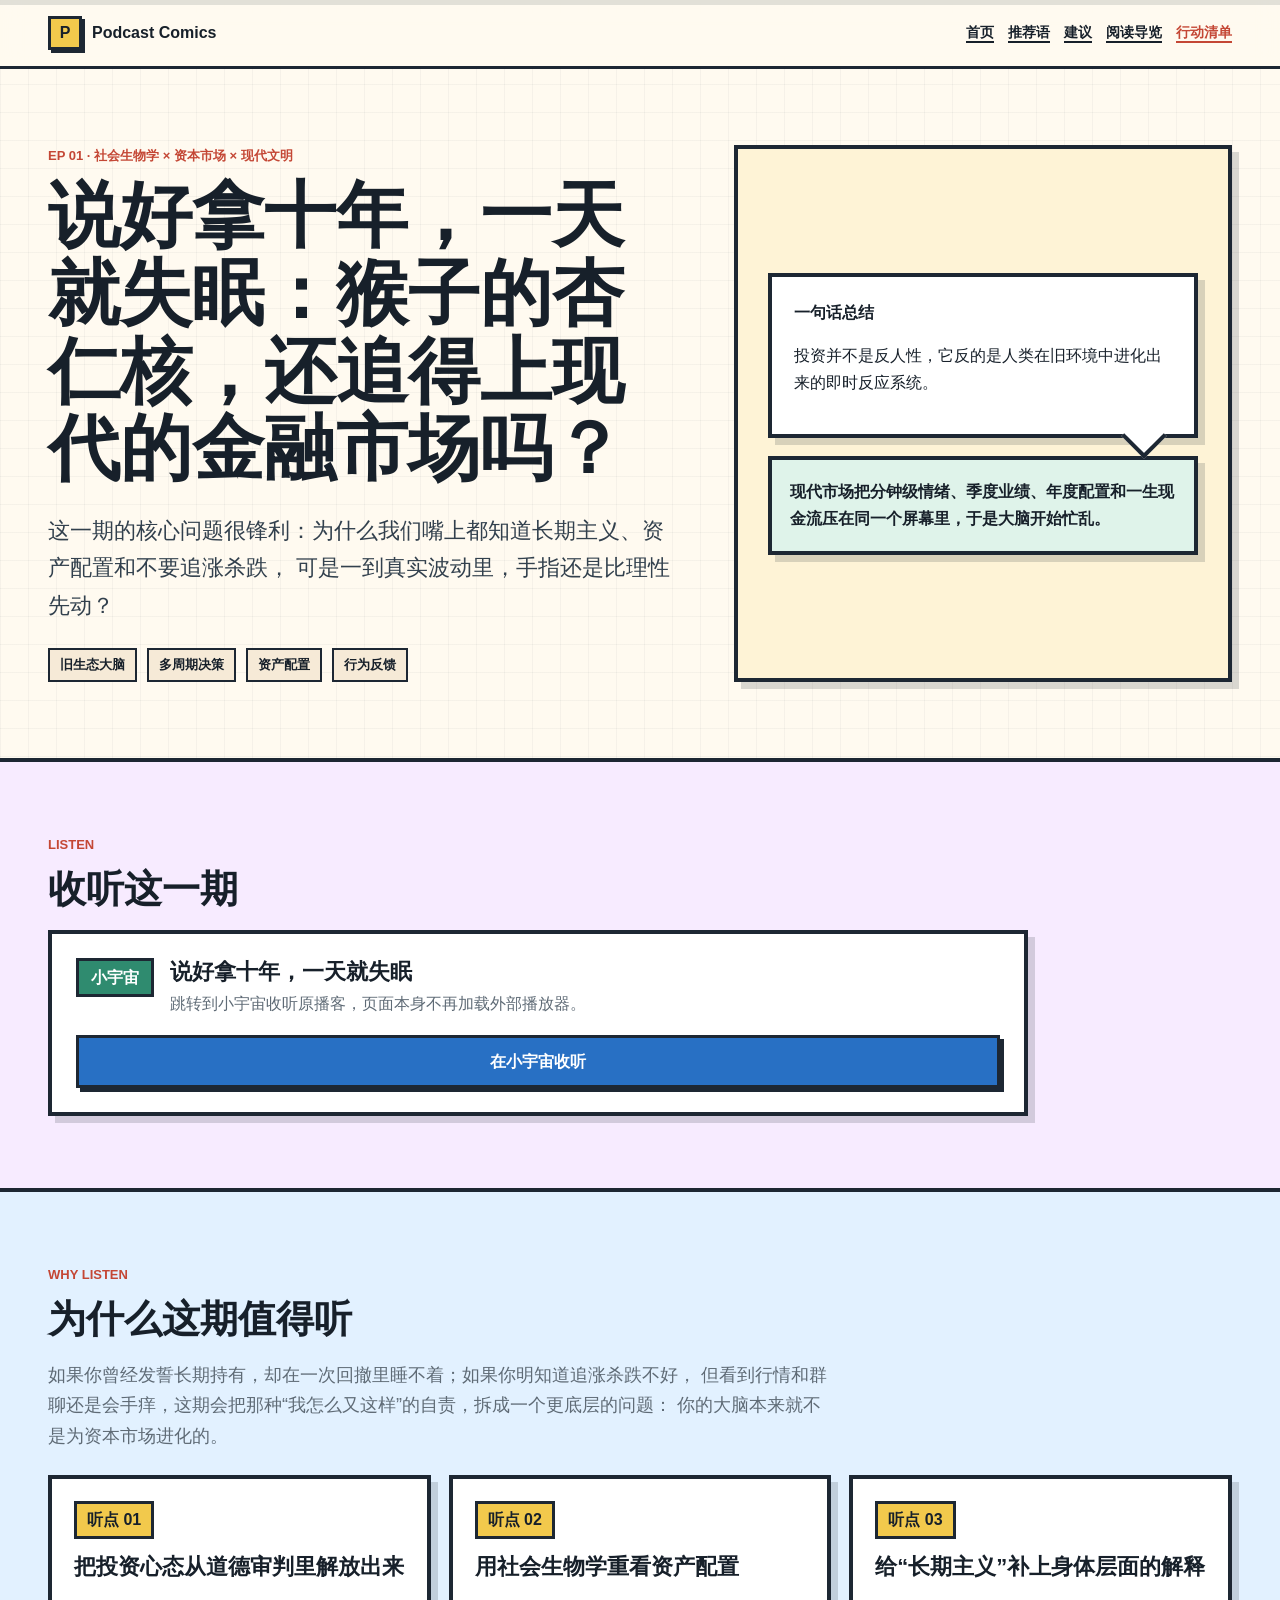
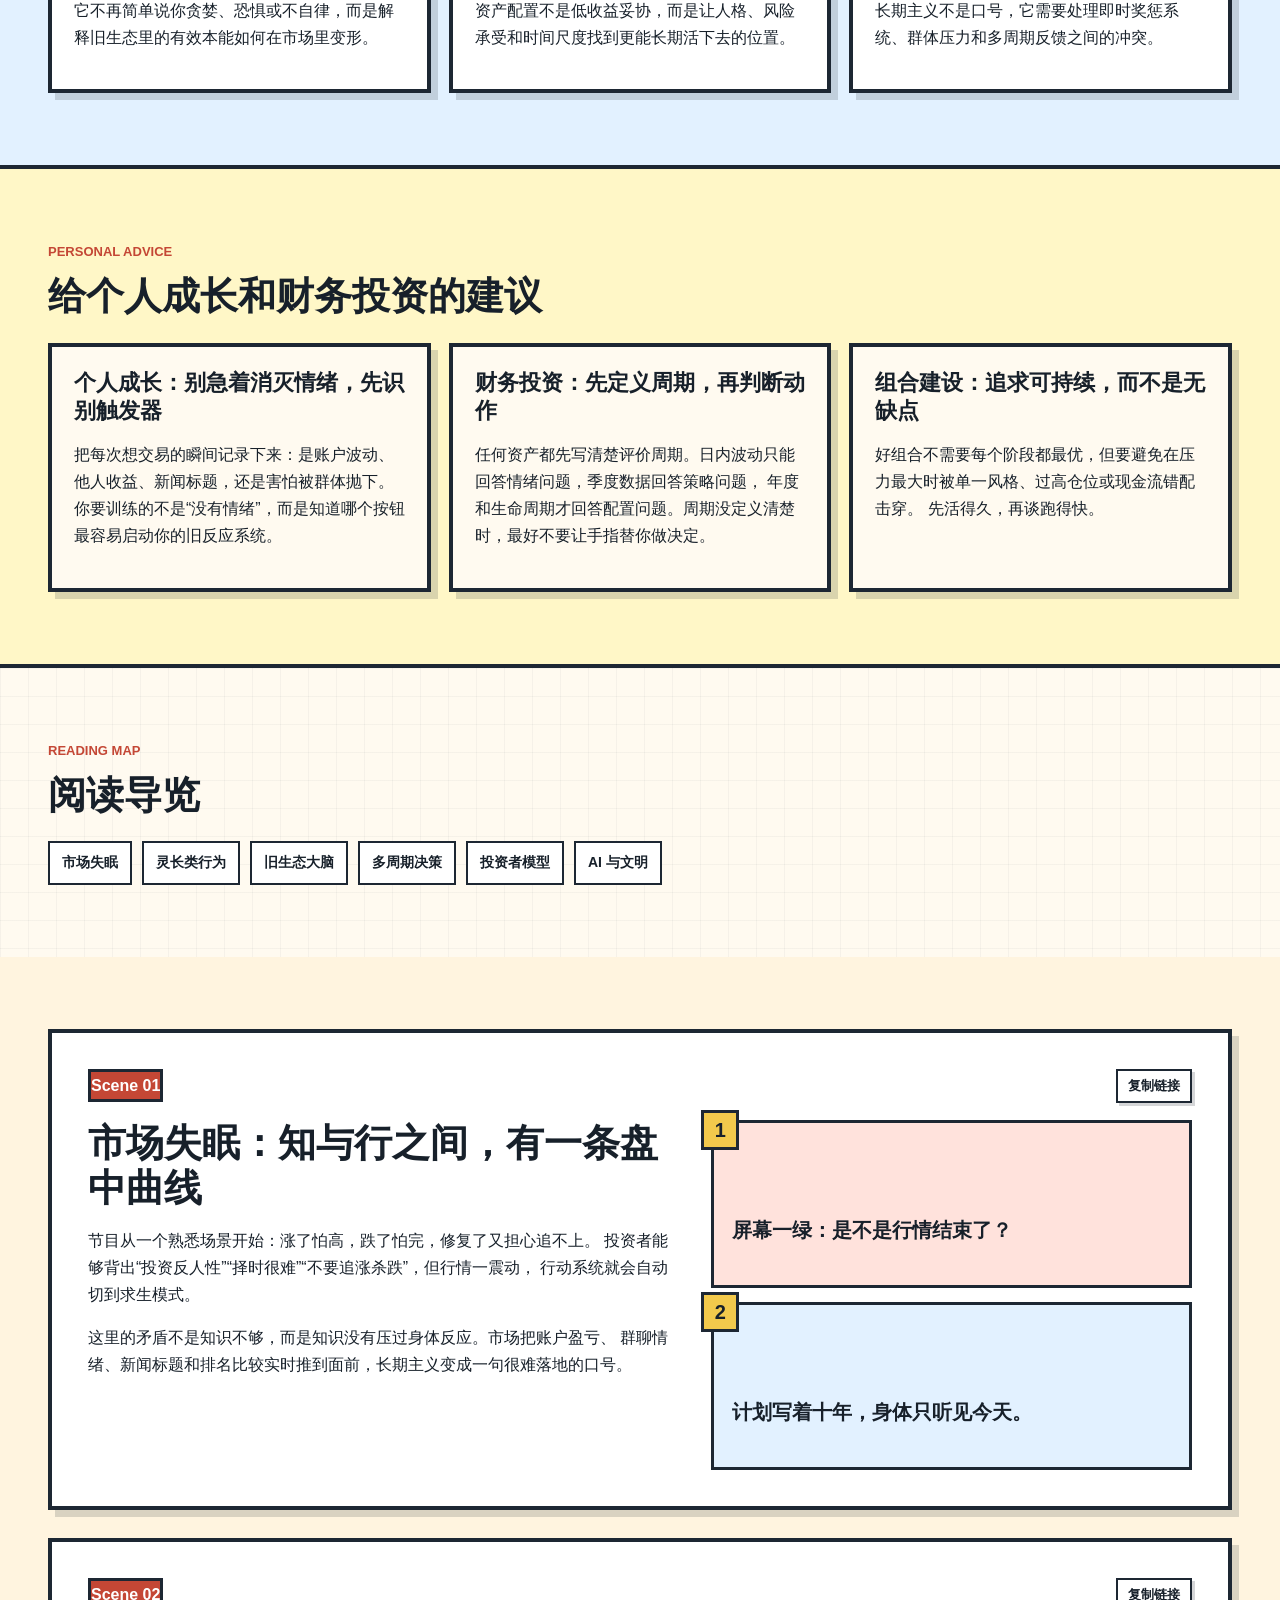
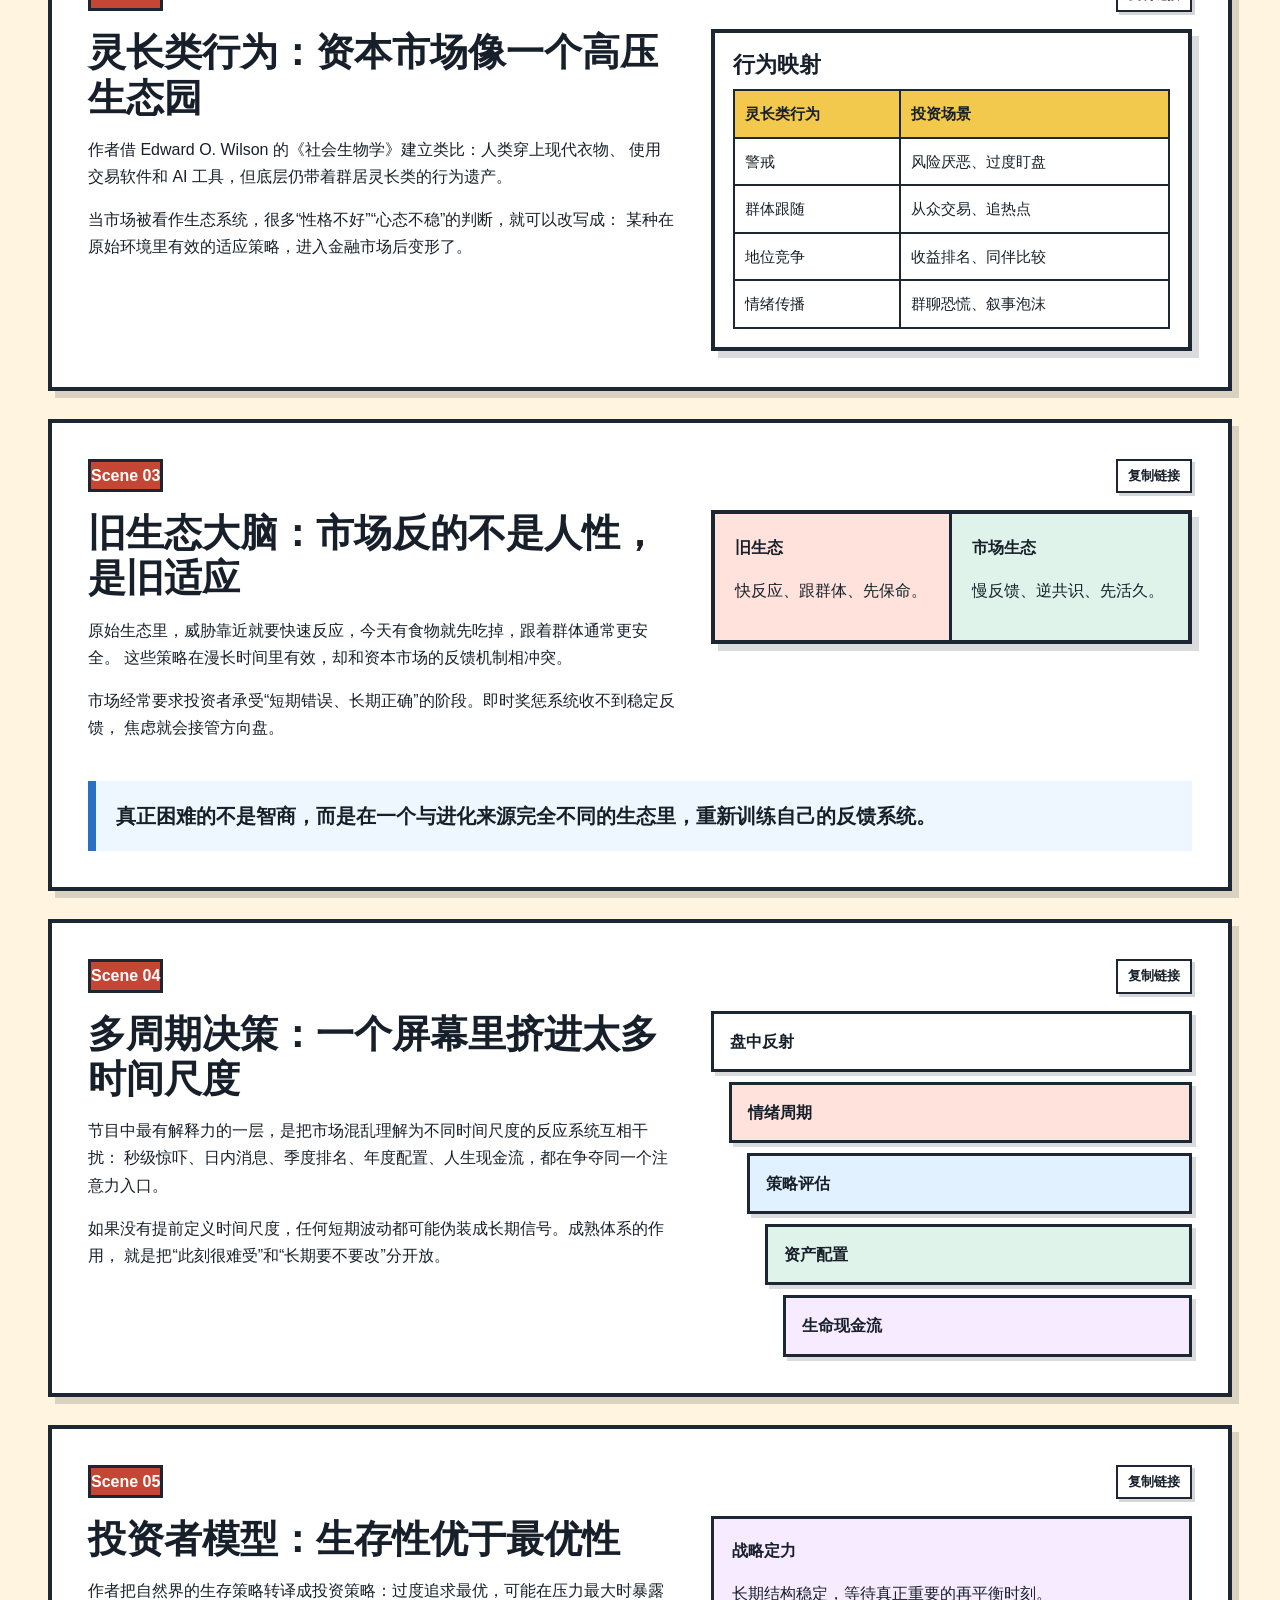
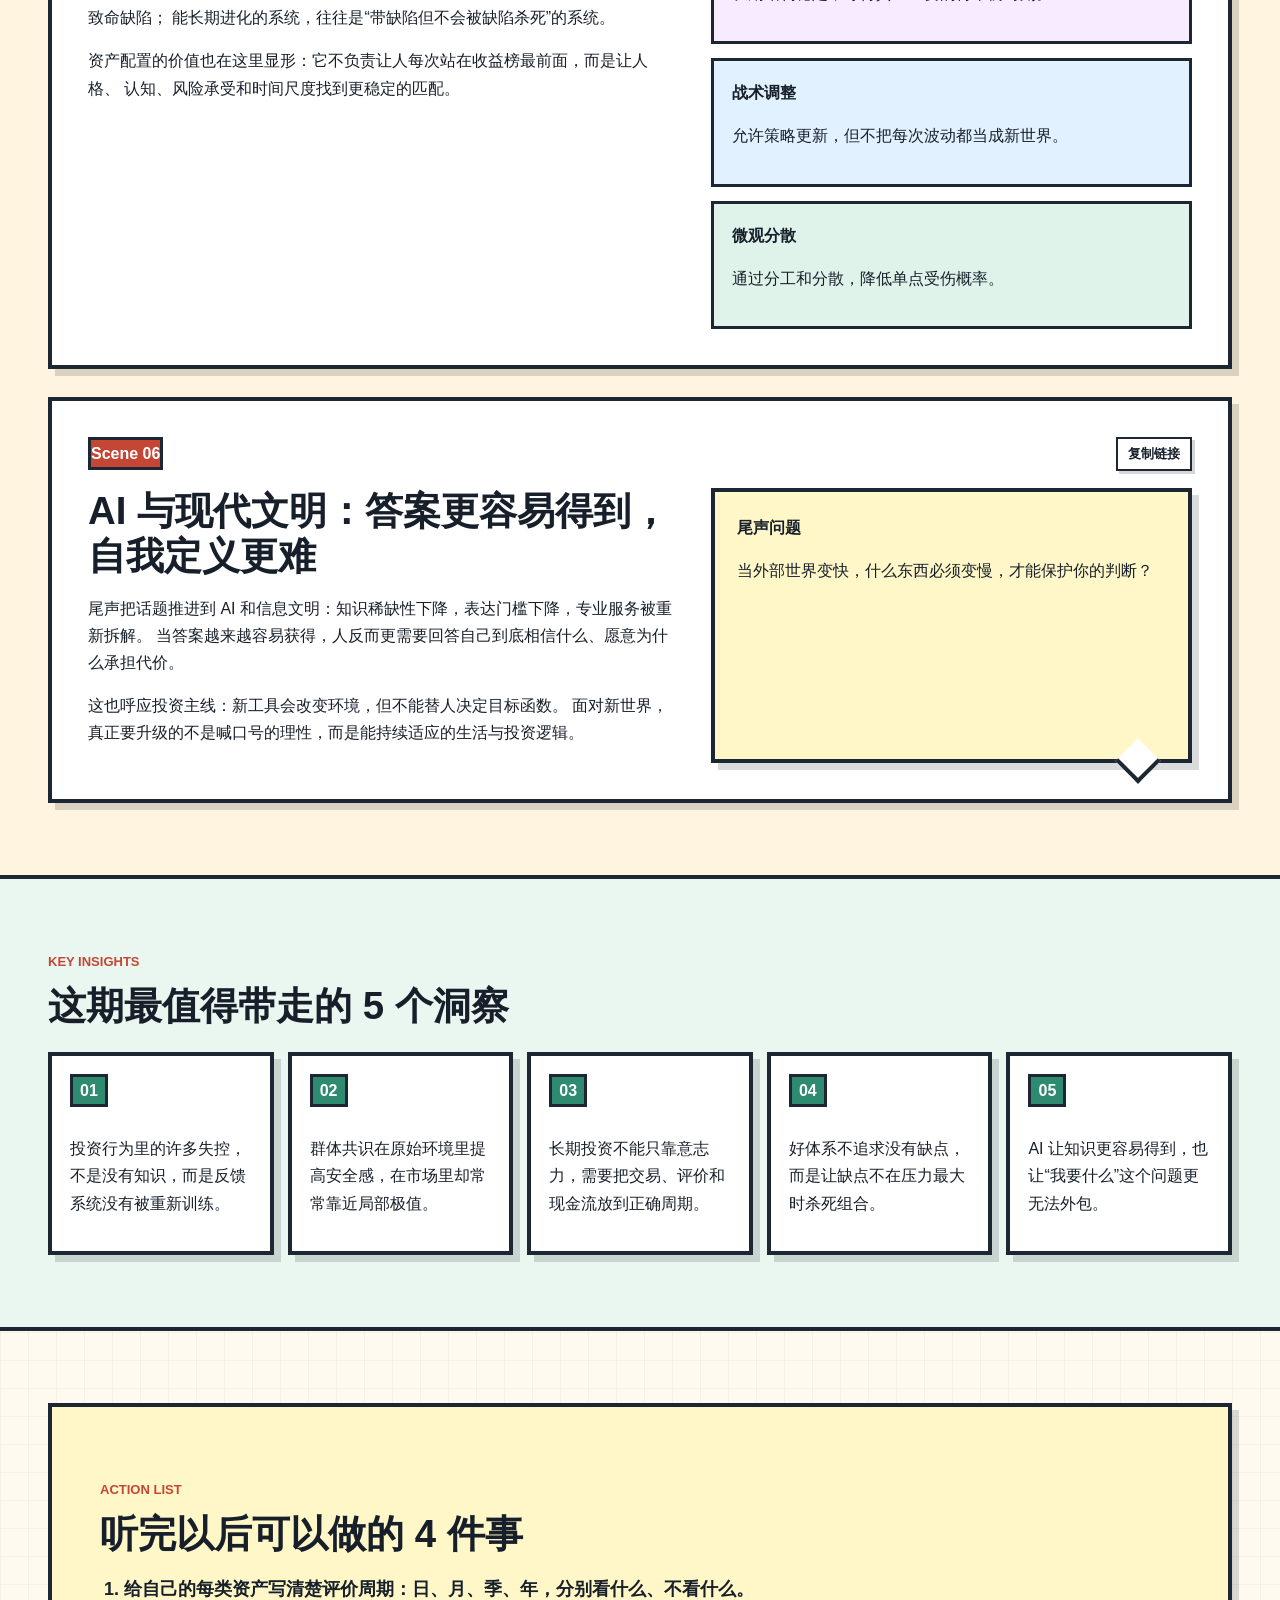
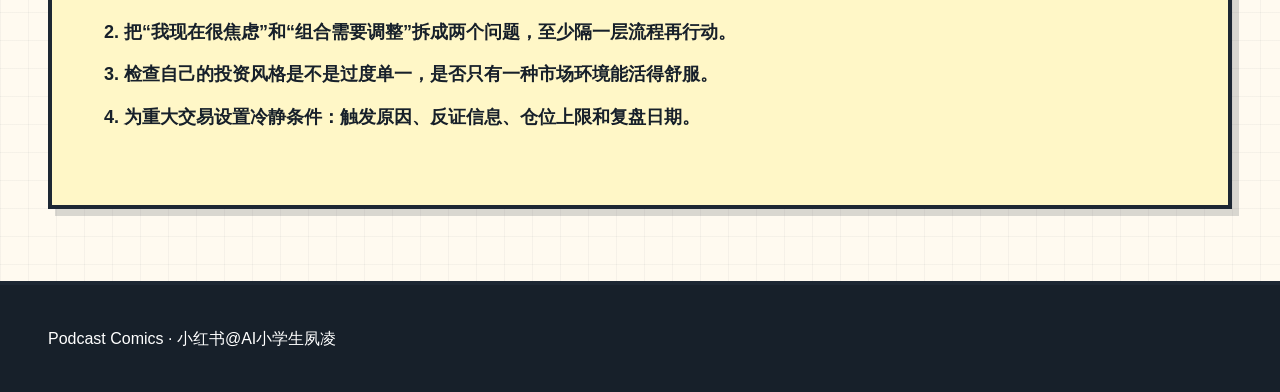
<file: episodes/monkey-amygdala-financial-market.html>
<!doctype html>
<html lang="zh-CN">
  <head>
    <meta charset="utf-8">
    <meta name="viewport" content="width=device-width, initial-scale=1">
    <title>说好拿十年，一天就失眠 | Podcast Comics</title>
    <meta
      name="description"
      content="用漫画分镜信息图总结社会生物学、灵长类行为与现代资本市场中的投资心理错配。"
    >
    <link rel="stylesheet" href="../assets/styles.css">
    <script src="../assets/interactions.js" defer></script>
  </head>
  <body>
    <a class="skip-link" href="#main-content">跳到主要内容</a>
    <div class="reading-progress" aria-hidden="true"><span></span></div>
    <header class="site-header">
      <a class="brand" href="../index.html" aria-label="回到首页">
        <span class="brand-mark">P</span>
        <span>Podcast Comics</span>
      </a>
      <nav class="top-nav" aria-label="主导航">
        <a href="../index.html">首页</a>
        <a href="#recommendation">推荐语</a>
        <a href="#advice">建议</a>
        <a href="#map">阅读导览</a>
        <a href="#actions">行动清单</a>
      </nav>
    </header>

    <main id="main-content">
      <section class="hero episode-hero">
        <div class="hero-copy">
          <p class="eyebrow">EP 01 · 社会生物学 × 资本市场 × 现代文明</p>
          <h1>说好拿十年，一天就失眠：猴子的杏仁核，还追得上现代的金融市场吗？</h1>
          <p class="lede">
            这一期的核心问题很锋利：为什么我们嘴上都知道长期主义、资产配置和不要追涨杀跌，
            可是一到真实波动里，手指还是比理性先动？
          </p>
          <div class="tag-row hero-tags" aria-label="主题标签">
            <span>旧生态大脑</span>
            <span>多周期决策</span>
            <span>资产配置</span>
            <span>行为反馈</span>
          </div>
        </div>
        <aside class="hero-panel">
          <div class="speech-bubble">
            <strong>一句话总结</strong>
            <p>投资并不是反人性，它反的是人类在旧环境中进化出来的即时反应系统。</p>
          </div>
          <div class="caption-box">
            现代市场把分钟级情绪、季度业绩、年度配置和一生现金流压在同一个屏幕里，于是大脑开始忙乱。
          </div>
        </aside>
      </section>

      <section class="player-section" aria-label="播客音频播放器">
        <div class="section-heading compact">
          <p class="eyebrow">Listen</p>
          <h2>收听这一期</h2>
        </div>
        <div class="podcast-player">
          <div class="listen-card">
            <span class="listen-badge">小宇宙</span>
            <div>
              <h3>说好拿十年，一天就失眠</h3>
              <p>跳转到小宇宙收听原播客，页面本身不再加载外部播放器。</p>
            </div>
          </div>
          <a class="button primary" href="https://www.xiaoyuzhoufm.com/episode/6a1fe8237444b5722232b724">
            在小宇宙收听
          </a>
        </div>
      </section>

      <section class="recommend-section" id="recommendation">
        <div class="section-heading">
          <p class="eyebrow">Why Listen</p>
          <h2>为什么这期值得听</h2>
          <p>
            如果你曾经发誓长期持有，却在一次回撤里睡不着；如果你明知道追涨杀跌不好，
            但看到行情和群聊还是会手痒，这期会把那种“我怎么又这样”的自责，拆成一个更底层的问题：
            你的大脑本来就不是为资本市场进化的。
          </p>
        </div>
        <div class="recommend-grid">
          <article class="recommend-card">
            <span>听点 01</span>
            <h3>把投资心态从道德审判里解放出来</h3>
            <p>它不再简单说你贪婪、恐惧或不自律，而是解释旧生态里的有效本能如何在市场里变形。</p>
          </article>
          <article class="recommend-card">
            <span>听点 02</span>
            <h3>用社会生物学重看资产配置</h3>
            <p>资产配置不是低收益妥协，而是让人格、风险承受和时间尺度找到更能长期活下去的位置。</p>
          </article>
          <article class="recommend-card">
            <span>听点 03</span>
            <h3>给“长期主义”补上身体层面的解释</h3>
            <p>长期主义不是口号，它需要处理即时奖惩系统、群体压力和多周期反馈之间的冲突。</p>
          </article>
        </div>
      </section>

      <section class="advice-section" id="advice">
        <div class="section-heading">
          <p class="eyebrow">Personal Advice</p>
          <h2>给个人成长和财务投资的建议</h2>
        </div>
        <div class="advice-grid">
          <article class="advice-card">
            <h3>个人成长：别急着消灭情绪，先识别触发器</h3>
            <p>
              把每次想交易的瞬间记录下来：是账户波动、他人收益、新闻标题，还是害怕被群体抛下。
              你要训练的不是“没有情绪”，而是知道哪个按钮最容易启动你的旧反应系统。
            </p>
          </article>
          <article class="advice-card">
            <h3>财务投资：先定义周期，再判断动作</h3>
            <p>
              任何资产都先写清楚评价周期。日内波动只能回答情绪问题，季度数据回答策略问题，
              年度和生命周期才回答配置问题。周期没定义清楚时，最好不要让手指替你做决定。
            </p>
          </article>
          <article class="advice-card">
            <h3>组合建设：追求可持续，而不是无缺点</h3>
            <p>
              好组合不需要每个阶段都最优，但要避免在压力最大时被单一风格、过高仓位或现金流错配击穿。
              先活得久，再谈跑得快。
            </p>
          </article>
        </div>
      </section>

      <section class="section-band" id="map">
        <div class="section-heading">
          <p class="eyebrow">Reading Map</p>
          <h2>阅读导览</h2>
        </div>
        <div class="timeline">
          <a href="#scene-1">市场失眠</a>
          <a href="#scene-2">灵长类行为</a>
          <a href="#scene-3">旧生态大脑</a>
          <a href="#scene-4">多周期决策</a>
          <a href="#scene-5">投资者模型</a>
          <a href="#scene-6">AI 与文明</a>
        </div>
      </section>

      <section class="comic-page" aria-label="播客分镜总结">
        <article class="comic-scene" id="scene-1">
          <div class="scene-label">Scene 01</div>
          <div class="scene-grid">
            <div>
              <h2>市场失眠：知与行之间，有一条盘中曲线</h2>
              <p>
                节目从一个熟悉场景开始：涨了怕高，跌了怕完，修复了又担心追不上。
                投资者能够背出“投资反人性”“择时很难”“不要追涨杀跌”，但行情一震动，
                行动系统就会自动切到求生模式。
              </p>
              <p>
                这里的矛盾不是知识不够，而是知识没有压过身体反应。市场把账户盈亏、
                群聊情绪、新闻标题和排名比较实时推到面前，长期主义变成一句很难落地的口号。
              </p>
            </div>
            <div class="panel-stack">
              <div class="comic-panel alert-panel">
                <span class="panel-number">1</span>
                <p>屏幕一绿：是不是行情结束了？</p>
              </div>
              <div class="comic-panel calm-panel">
                <span class="panel-number">2</span>
                <p>计划写着十年，身体只听见今天。</p>
              </div>
            </div>
          </div>
        </article>

        <article class="comic-scene" id="scene-2">
          <div class="scene-label">Scene 02</div>
          <div class="scene-grid">
            <div>
              <h2>灵长类行为：资本市场像一个高压生态园</h2>
              <p>
                作者借 Edward O. Wilson 的《社会生物学》建立类比：人类穿上现代衣物、
                使用交易软件和 AI 工具，但底层仍带着群居灵长类的行为遗产。
              </p>
              <p>
                当市场被看作生态系统，很多“性格不好”“心态不稳”的判断，就可以改写成：
                某种在原始环境里有效的适应策略，进入金融市场后变形了。
              </p>
            </div>
            <div class="mapping-card">
              <h3>行为映射</h3>
              <table>
                <thead>
                  <tr>
                    <th>灵长类行为</th>
                    <th>投资场景</th>
                  </tr>
                </thead>
                <tbody>
                  <tr>
                    <td>警戒</td>
                    <td>风险厌恶、过度盯盘</td>
                  </tr>
                  <tr>
                    <td>群体跟随</td>
                    <td>从众交易、追热点</td>
                  </tr>
                  <tr>
                    <td>地位竞争</td>
                    <td>收益排名、同伴比较</td>
                  </tr>
                  <tr>
                    <td>情绪传播</td>
                    <td>群聊恐慌、叙事泡沫</td>
                  </tr>
                </tbody>
              </table>
            </div>
          </div>
        </article>

        <article class="comic-scene" id="scene-3">
          <div class="scene-label">Scene 03</div>
          <div class="scene-grid">
            <div>
              <h2>旧生态大脑：市场反的不是人性，是旧适应</h2>
              <p>
                原始生态里，威胁靠近就要快速反应，今天有食物就先吃掉，跟着群体通常更安全。
                这些策略在漫长时间里有效，却和资本市场的反馈机制相冲突。
              </p>
              <p>
                市场经常要求投资者承受“短期错误、长期正确”的阶段。即时奖惩系统收不到稳定反馈，
                焦虑就会接管方向盘。
              </p>
            </div>
            <div class="contrast-board">
              <div>
                <strong>旧生态</strong>
                <p>快反应、跟群体、先保命。</p>
              </div>
              <div>
                <strong>市场生态</strong>
                <p>慢反馈、逆共识、先活久。</p>
              </div>
            </div>
          </div>
          <blockquote>
            真正困难的不是智商，而是在一个与进化来源完全不同的生态里，重新训练自己的反馈系统。
          </blockquote>
        </article>

        <article class="comic-scene" id="scene-4">
          <div class="scene-label">Scene 04</div>
          <div class="scene-grid">
            <div>
              <h2>多周期决策：一个屏幕里挤进太多时间尺度</h2>
              <p>
                节目中最有解释力的一层，是把市场混乱理解为不同时间尺度的反应系统互相干扰：
                秒级惊吓、日内消息、季度排名、年度配置、人生现金流，都在争夺同一个注意力入口。
              </p>
              <p>
                如果没有提前定义时间尺度，任何短期波动都可能伪装成长期信号。成熟体系的作用，
                就是把“此刻很难受”和“长期要不要改”分开放。
              </p>
            </div>
            <div class="time-layers" aria-label="市场时间尺度">
              <span>盘中反射</span>
              <span>情绪周期</span>
              <span>策略评估</span>
              <span>资产配置</span>
              <span>生命现金流</span>
            </div>
          </div>
        </article>

        <article class="comic-scene" id="scene-5">
          <div class="scene-label">Scene 05</div>
          <div class="scene-grid">
            <div>
              <h2>投资者模型：生存性优于最优性</h2>
              <p>
                作者把自然界的生存策略转译成投资策略：过度追求最优，可能在压力最大时暴露致命缺陷；
                能长期进化的系统，往往是“带缺陷但不会被缺陷杀死”的系统。
              </p>
              <p>
                资产配置的价值也在这里显形：它不负责让人每次站在收益榜最前面，而是让人格、
                认知、风险承受和时间尺度找到更稳定的匹配。
              </p>
            </div>
            <div class="model-grid">
              <div class="model-card">
                <strong>战略定力</strong>
                <p>长期结构稳定，等待真正重要的再平衡时刻。</p>
              </div>
              <div class="model-card">
                <strong>战术调整</strong>
                <p>允许策略更新，但不把每次波动都当成新世界。</p>
              </div>
              <div class="model-card">
                <strong>微观分散</strong>
                <p>通过分工和分散，降低单点受伤概率。</p>
              </div>
            </div>
          </div>
        </article>

        <article class="comic-scene" id="scene-6">
          <div class="scene-label">Scene 06</div>
          <div class="scene-grid">
            <div>
              <h2>AI 与现代文明：答案更容易得到，自我定义更难</h2>
              <p>
                尾声把话题推进到 AI 和信息文明：知识稀缺性下降，表达门槛下降，专业服务被重新拆解。
                当答案越来越容易获得，人反而更需要回答自己到底相信什么、愿意为什么承担代价。
              </p>
              <p>
                这也呼应投资主线：新工具会改变环境，但不能替人决定目标函数。
                面对新世界，真正要升级的不是喊口号的理性，而是能持续适应的生活与投资逻辑。
              </p>
            </div>
            <div class="speech-bubble wide">
              <strong>尾声问题</strong>
              <p>当外部世界变快，什么东西必须变慢，才能保护你的判断？</p>
            </div>
          </div>
        </article>
      </section>

      <section class="section-band insights" aria-label="核心洞察">
        <div class="section-heading">
          <p class="eyebrow">Key Insights</p>
          <h2>这期最值得带走的 5 个洞察</h2>
        </div>
        <div class="insight-grid">
          <div>
            <span>01</span>
            <p>投资行为里的许多失控，不是没有知识，而是反馈系统没有被重新训练。</p>
          </div>
          <div>
            <span>02</span>
            <p>群体共识在原始环境里提高安全感，在市场里却常常靠近局部极值。</p>
          </div>
          <div>
            <span>03</span>
            <p>长期投资不能只靠意志力，需要把交易、评价和现金流放到正确周期。</p>
          </div>
          <div>
            <span>04</span>
            <p>好体系不追求没有缺点，而是让缺点不在压力最大时杀死组合。</p>
          </div>
          <div>
            <span>05</span>
            <p>AI 让知识更容易得到，也让“我要什么”这个问题更无法外包。</p>
          </div>
        </div>
      </section>

      <section class="action-section" id="actions">
        <div class="section-heading compact">
          <p class="eyebrow">Action List</p>
          <h2>听完以后可以做的 4 件事</h2>
        </div>
        <ol class="action-list">
          <li>给自己的每类资产写清楚评价周期：日、月、季、年，分别看什么、不看什么。</li>
          <li>把“我现在很焦虑”和“组合需要调整”拆成两个问题，至少隔一层流程再行动。</li>
          <li>检查自己的投资风格是不是过度单一，是否只有一种市场环境能活得舒服。</li>
          <li>为重大交易设置冷静条件：触发原因、反证信息、仓位上限和复盘日期。</li>
        </ol>
      </section>
    </main>

    <footer class="site-footer">
      <p>Podcast Comics · 小红书@AI小学生夙凌</p>
    </footer>
    <button class="back-to-top" type="button" aria-label="回到页面顶部">↑</button>
  </body>
</html>
</file>
<file: assets/styles.css>
:root {
  --ink: #17202a;
  --muted: #5f6b76;
  --paper: #fffaf0;
  --paper-deep: #f6ead7;
  --line: #1d2733;
  --blue: #2870c4;
  --green: #2f8b6f;
  --red: #c44735;
  --yellow: #f2c94c;
  --lavender: #c9b6ff;
  --white: #ffffff;
  --shadow: 7px 7px 0 rgba(23, 32, 42, 0.16);
}

* {
  box-sizing: border-box;
}

html {
  scroll-behavior: smooth;
  scroll-padding-top: 88px;
}

body {
  margin: 0;
  color: var(--ink);
  font-family: -apple-system, BlinkMacSystemFont, "Segoe UI", "PingFang SC", "Hiragino Sans GB", "Microsoft YaHei", sans-serif;
  background:
    linear-gradient(rgba(23, 32, 42, 0.04) 1px, transparent 1px),
    linear-gradient(90deg, rgba(23, 32, 42, 0.04) 1px, transparent 1px),
    var(--paper);
  background-size: 28px 28px;
  line-height: 1.7;
}

a {
  color: inherit;
}

a:focus-visible,
button:focus-visible {
  outline: 4px solid var(--blue);
  outline-offset: 4px;
}

.skip-link {
  position: fixed;
  top: 12px;
  left: 12px;
  z-index: 30;
  padding: 8px 12px;
  border: 3px solid var(--line);
  background: var(--yellow);
  box-shadow: 3px 3px 0 var(--line);
  font-weight: 900;
  transform: translateY(-140%);
  transition: transform 180ms ease;
}

.skip-link:focus {
  transform: translateY(0);
}

.reading-progress {
  position: fixed;
  top: 0;
  left: 0;
  z-index: 25;
  width: 100%;
  height: 5px;
  background: rgba(23, 32, 42, 0.12);
}

.reading-progress span {
  display: block;
  width: 100%;
  height: 100%;
  background: var(--red);
  transform: scaleX(0);
  transform-origin: left;
}

.site-header {
  position: sticky;
  top: 0;
  z-index: 10;
  display: flex;
  align-items: center;
  justify-content: space-between;
  gap: 24px;
  padding: 16px clamp(18px, 4vw, 48px);
  border-bottom: 3px solid var(--line);
  background: rgba(255, 250, 240, 0.94);
  backdrop-filter: blur(10px);
}

.brand,
.top-nav,
.hero-actions,
.tag-row,
.episode-meta,
.timeline {
  display: flex;
  align-items: center;
}

.brand {
  gap: 10px;
  font-weight: 800;
  text-decoration: none;
}

.brand-mark {
  display: inline-grid;
  width: 34px;
  height: 34px;
  place-items: center;
  border: 3px solid var(--line);
  background: var(--yellow);
  box-shadow: 3px 3px 0 var(--line);
}

.top-nav {
  flex-wrap: wrap;
  justify-content: flex-end;
  gap: 14px;
  font-size: 14px;
  font-weight: 700;
}

.top-nav a,
.text-link {
  text-decoration-thickness: 2px;
  text-underline-offset: 4px;
}

.top-nav a {
  padding: 4px 0;
}

.top-nav a.is-active {
  color: var(--red);
}

.hero {
  display: grid;
  grid-template-columns: minmax(0, 1.12fr) minmax(280px, 0.88fr);
  gap: clamp(24px, 4vw, 56px);
  align-items: center;
  min-height: calc(100vh - 72px);
  padding: clamp(34px, 6vw, 76px) clamp(18px, 4vw, 48px);
  border-bottom: 4px solid var(--line);
}

.overview-hero {
  min-height: min(760px, calc(100vh - 72px));
}

.episode-hero {
  min-height: auto;
  align-items: stretch;
}

.eyebrow {
  margin: 0 0 10px;
  color: var(--red);
  font-size: 13px;
  font-weight: 900;
  letter-spacing: 0;
  text-transform: uppercase;
}

h1,
h2,
h3,
p {
  overflow-wrap: anywhere;
}

h1 {
  max-width: 920px;
  margin: 0;
  font-size: clamp(36px, 6vw, 72px);
  line-height: 1.08;
  letter-spacing: 0;
}

h2 {
  margin: 0 0 14px;
  font-size: clamp(26px, 3vw, 42px);
  line-height: 1.18;
  letter-spacing: 0;
}

h3 {
  margin: 0 0 10px;
  font-size: 22px;
  line-height: 1.28;
  letter-spacing: 0;
}

.lede {
  max-width: 760px;
  margin: 24px 0 0;
  color: #32404d;
  font-size: clamp(17px, 2vw, 22px);
}

.hero-actions {
  flex-wrap: wrap;
  gap: 14px;
  margin-top: 32px;
}

.button {
  display: inline-flex;
  min-height: 46px;
  align-items: center;
  justify-content: center;
  padding: 10px 18px;
  border: 3px solid var(--line);
  box-shadow: 4px 4px 0 var(--line);
  font-weight: 900;
  text-decoration: none;
  transition:
    transform 160ms ease,
    box-shadow 160ms ease;
}

.button:hover {
  transform: translate(-2px, -2px);
  box-shadow: 6px 6px 0 var(--line);
}

.button.primary {
  color: var(--white);
  background: var(--blue);
}

.button.secondary {
  background: var(--white);
}

.comic-cover,
.hero-panel,
.episode-card,
.comic-scene,
.mapping-card,
.speech-bubble,
.caption-box,
.contrast-board,
.insight-grid > div,
.action-section {
  border: 4px solid var(--line);
  background: var(--white);
  box-shadow: var(--shadow);
}

.comic-cover {
  padding: 18px;
  transform: rotate(1deg);
}

.cover-strip {
  display: grid;
  gap: 14px;
}

.mini-panel,
.comic-panel,
.model-card {
  position: relative;
  min-height: 132px;
  padding: 18px;
  border: 3px solid var(--line);
  background: var(--paper-deep);
}

.mini-panel:nth-child(2) {
  background: #e6f4ff;
}

.mini-panel:nth-child(3) {
  background: #e7f7ec;
}

.panel-number,
.issue,
.scene-label,
.insight-grid span {
  display: inline-grid;
  min-width: 38px;
  min-height: 30px;
  place-items: center;
  border: 3px solid var(--line);
  background: var(--yellow);
  font-weight: 900;
}

.mini-panel .panel-number,
.comic-panel .panel-number {
  position: absolute;
  top: -13px;
  left: -13px;
}

.section-band,
.player-section,
.recommend-section,
.advice-section,
.lifestyle-section,
.comic-page,
.action-section {
  padding: clamp(34px, 6vw, 72px) clamp(18px, 4vw, 48px);
}

.section-heading {
  max-width: 780px;
  margin-bottom: 24px;
}

.section-heading p:not(.eyebrow) {
  color: var(--muted);
  font-size: 18px;
}

.section-heading.compact {
  margin-bottom: 18px;
}

.episode-card {
  max-width: 980px;
  padding: clamp(20px, 4vw, 34px);
}

.episode-card,
.comic-panel,
.model-card,
.recommend-card,
.advice-card,
.lifestyle-card,
.insight-grid > div {
  transition:
    transform 180ms ease,
    box-shadow 180ms ease;
}

.episode-card:hover,
.recommend-card:hover,
.advice-card:hover,
.lifestyle-card:hover,
.insight-grid > div:hover {
  transform: translate(-3px, -3px);
  box-shadow: 10px 10px 0 rgba(23, 32, 42, 0.16);
}

.episode-card + .episode-card {
  margin-top: 22px;
}

.player-section {
  border-bottom: 4px solid var(--line);
  background: #f7ebff;
}

.podcast-player {
  display: grid;
  gap: 18px;
  max-width: 980px;
  padding: clamp(16px, 3vw, 24px);
  border: 4px solid var(--line);
  background: var(--white);
  box-shadow: var(--shadow);
}

.listen-card {
  display: grid;
  grid-template-columns: auto minmax(0, 1fr);
  gap: 16px;
  align-items: start;
}

.listen-badge {
  display: inline-grid;
  min-height: 34px;
  place-items: center;
  padding: 3px 12px;
  border: 3px solid var(--line);
  background: var(--green);
  color: var(--white);
  font-weight: 900;
}

.listen-card h3 {
  margin-bottom: 4px;
}

.listen-card p {
  margin: 0;
  color: var(--muted);
}

.recommend-section {
  border-bottom: 4px solid var(--line);
  background: #e2f1ff;
}

.advice-section {
  border-bottom: 4px solid var(--line);
  background: #fff7c7;
}

.lifestyle-section {
  border-bottom: 4px solid var(--line);
  background: #dff3ea;
}

.recommend-grid,
.advice-grid,
.lifestyle-grid {
  display: grid;
  grid-template-columns: repeat(3, minmax(0, 1fr));
  gap: 18px;
}

.recommend-card,
.advice-card,
.lifestyle-card,
.lifestyle-note {
  padding: 22px;
  border: 4px solid var(--line);
  background: var(--white);
  box-shadow: var(--shadow);
}

.recommend-card span {
  display: inline-grid;
  min-height: 30px;
  place-items: center;
  margin-bottom: 14px;
  padding: 2px 10px;
  border: 3px solid var(--line);
  background: var(--yellow);
  font-weight: 900;
}

.advice-card {
  background: #fffaf0;
}

.lifestyle-card {
  display: grid;
  align-content: start;
  gap: 10px;
  background: #f7fffb;
}

.lifestyle-card span {
  display: inline-flex;
  width: fit-content;
  min-height: 30px;
  align-items: center;
  padding: 3px 10px;
  border: 3px solid var(--line);
  background: var(--green);
  color: var(--white);
  font-size: 13px;
  font-weight: 900;
}

.lifestyle-card h3,
.lifestyle-card p,
.lifestyle-card ul {
  margin: 0;
}

.lifestyle-card strong {
  margin-top: 6px;
}

.lifestyle-card ul {
  display: grid;
  gap: 6px;
  padding-left: 20px;
}

.lifestyle-note {
  display: grid;
  grid-template-columns: auto minmax(0, 1fr);
  gap: 12px;
  align-items: start;
  max-width: 980px;
  margin-top: 18px;
  background: #fff7c7;
}

.lifestyle-note p {
  margin: 0;
}

.episode-meta,
.tag-row {
  flex-wrap: wrap;
  gap: 10px;
}

.episode-meta {
  margin-bottom: 16px;
  color: var(--muted);
  font-size: 13px;
  font-weight: 800;
}

.tag-row span {
  display: inline-flex;
  align-items: center;
  min-height: 32px;
  padding: 4px 10px;
  border: 2px solid var(--line);
  background: var(--paper-deep);
  font-size: 13px;
  font-weight: 800;
}

.hero-tags {
  margin-top: 24px;
}

.text-link {
  display: inline-block;
  margin-top: 18px;
  color: var(--blue);
  font-weight: 900;
}

.hero-panel {
  display: grid;
  align-content: center;
  gap: 18px;
  padding: clamp(18px, 3vw, 30px);
  background: #fef3d6;
}

.speech-bubble {
  position: relative;
  padding: 22px;
  background: var(--white);
}

.speech-bubble::after {
  position: absolute;
  right: 34px;
  bottom: -18px;
  width: 28px;
  height: 28px;
  border-right: 4px solid var(--line);
  border-bottom: 4px solid var(--line);
  background: var(--white);
  content: "";
  transform: rotate(45deg);
}

.caption-box {
  padding: 18px;
  background: #dff3ea;
  font-weight: 800;
}

.timeline {
  flex-wrap: wrap;
  gap: 10px;
}

.timeline a {
  padding: 8px 12px;
  border: 2px solid var(--line);
  background: var(--white);
  font-size: 14px;
  font-weight: 900;
  text-decoration: none;
  transition:
    background 160ms ease,
    color 160ms ease,
    transform 160ms ease;
}

.timeline a:hover,
.timeline a.is-active {
  color: var(--white);
  background: var(--blue);
  transform: translateY(-2px);
}

.comic-page {
  display: grid;
  gap: 28px;
  background: #fff4df;
}

.comic-scene {
  position: relative;
  padding: clamp(20px, 4vw, 36px);
}

.scene-label {
  margin-bottom: 18px;
  background: var(--red);
  color: var(--white);
}

.copy-section-link {
  position: absolute;
  top: clamp(20px, 4vw, 36px);
  right: clamp(20px, 4vw, 36px);
  min-height: 32px;
  padding: 4px 10px;
  border: 2px solid var(--line);
  background: var(--white);
  box-shadow: 3px 3px 0 rgba(23, 32, 42, 0.18);
  color: var(--ink);
  cursor: pointer;
  font: inherit;
  font-size: 13px;
  font-weight: 900;
}

.copy-section-link:hover {
  background: var(--yellow);
}

.scene-grid {
  display: grid;
  grid-template-columns: minmax(0, 1.1fr) minmax(280px, 0.9fr);
  gap: clamp(18px, 4vw, 36px);
  align-items: start;
}

.panel-stack,
.model-grid {
  display: grid;
  gap: 14px;
}

.comic-panel {
  display: grid;
  align-content: end;
  min-height: 168px;
  font-size: 20px;
  font-weight: 900;
}

.alert-panel {
  background: #ffe2dc;
}

.calm-panel {
  background: #e2f1ff;
}

.mapping-card {
  overflow: hidden;
  padding: 18px;
}

table {
  width: 100%;
  border-collapse: collapse;
  font-size: 15px;
}

th,
td {
  padding: 10px;
  border: 2px solid var(--line);
  text-align: left;
  vertical-align: top;
}

th {
  background: var(--yellow);
}

blockquote {
  margin: 24px 0 0;
  padding: 18px 20px;
  border-left: 8px solid var(--blue);
  background: #eef6ff;
  font-size: 20px;
  font-weight: 900;
}

.contrast-board {
  display: grid;
  grid-template-columns: repeat(2, minmax(0, 1fr));
  gap: 0;
  overflow: hidden;
}

.contrast-board > div {
  padding: 20px;
}

.contrast-board > div:first-child {
  border-right: 3px solid var(--line);
  background: #ffe2dc;
}

.contrast-board > div:last-child {
  background: #dff3ea;
}

.time-layers {
  display: grid;
  gap: 10px;
}

.time-layers span {
  display: block;
  padding: 14px 16px;
  border: 3px solid var(--line);
  background: var(--white);
  box-shadow: 4px 4px 0 rgba(23, 32, 42, 0.16);
  font-weight: 900;
}

.time-layers span:nth-child(2) {
  margin-left: 18px;
  background: #ffe2dc;
}

.time-layers span:nth-child(3) {
  margin-left: 36px;
  background: #e2f1ff;
}

.time-layers span:nth-child(4) {
  margin-left: 54px;
  background: #dff3ea;
}

.time-layers span:nth-child(5) {
  margin-left: 72px;
  background: #f7ebff;
}

.model-grid {
  grid-template-columns: 1fr;
}

.model-card {
  min-height: 0;
  background: #f7ebff;
}

.model-card:nth-child(2) {
  background: #e2f1ff;
}

.model-card:nth-child(3) {
  background: #dff3ea;
}

.speech-bubble.wide {
  align-self: stretch;
  background: #fff7c7;
}

.insights {
  border-top: 4px solid var(--line);
  border-bottom: 4px solid var(--line);
  background: #eaf7f1;
}

.insight-grid {
  display: grid;
  grid-template-columns: repeat(5, minmax(0, 1fr));
  gap: 14px;
}

.insight-grid > div {
  padding: 18px;
  background: var(--white);
}

.insight-grid span {
  margin-bottom: 12px;
  background: var(--green);
  color: var(--white);
}

.action-section {
  margin: clamp(34px, 6vw, 72px) clamp(18px, 4vw, 48px);
  background: #fff7c7;
}

.action-list {
  display: grid;
  gap: 12px;
  margin: 0;
  padding-left: 24px;
  font-size: 18px;
  font-weight: 700;
}

.site-footer {
  display: flex;
  align-items: center;
  justify-content: space-between;
  gap: 16px;
  padding: 24px clamp(18px, 4vw, 48px);
  border-top: 4px solid var(--line);
  background: var(--ink);
  color: var(--white);
}

.site-footer a {
  font-weight: 900;
}

.back-to-top {
  position: fixed;
  right: clamp(16px, 3vw, 28px);
  bottom: clamp(16px, 3vw, 28px);
  z-index: 20;
  display: grid;
  width: 46px;
  height: 46px;
  place-items: center;
  border: 3px solid var(--line);
  background: var(--yellow);
  box-shadow: 4px 4px 0 var(--line);
  color: var(--ink);
  cursor: pointer;
  font-size: 22px;
  font-weight: 900;
  opacity: 0;
  pointer-events: none;
  transform: translateY(12px);
  transition:
    opacity 180ms ease,
    transform 180ms ease;
}

.back-to-top.is-visible {
  opacity: 1;
  pointer-events: auto;
  transform: translateY(0);
}

.reveal-on-scroll {
  opacity: 0;
  transform: translateY(22px);
  transition:
    opacity 500ms ease,
    transform 500ms ease;
}

.reveal-on-scroll.is-revealed {
  opacity: 1;
  transform: translateY(0);
}

@media (prefers-reduced-motion: reduce) {
  *,
  *::before,
  *::after {
    scroll-behavior: auto !important;
    transition-duration: 0.01ms !important;
    animation-duration: 0.01ms !important;
  }
}

@media (max-width: 960px) {
  .hero,
  .scene-grid {
    grid-template-columns: 1fr;
  }

  .recommend-grid,
  .advice-grid,
  .lifestyle-grid,
  .insight-grid {
    grid-template-columns: 1fr 1fr;
  }
}

@media (max-width: 680px) {
  .site-header,
  .site-footer {
    align-items: flex-start;
    flex-direction: column;
  }

  .top-nav {
    justify-content: flex-start;
  }

  .hero {
    padding-top: 30px;
  }

  h1 {
    font-size: 34px;
  }

  .recommend-grid,
  .advice-grid,
  .lifestyle-grid,
  .insight-grid,
  .contrast-board {
    grid-template-columns: 1fr;
  }

  .lifestyle-note {
    grid-template-columns: 1fr;
  }

  .contrast-board > div:first-child {
    border-right: 0;
    border-bottom: 3px solid var(--line);
  }

  .time-layers span,
  .time-layers span:nth-child(n) {
    margin-left: 0;
  }

  .copy-section-link {
    position: static;
    margin: -6px 0 18px;
  }

  .comic-cover {
    transform: none;
  }
}
</file>
